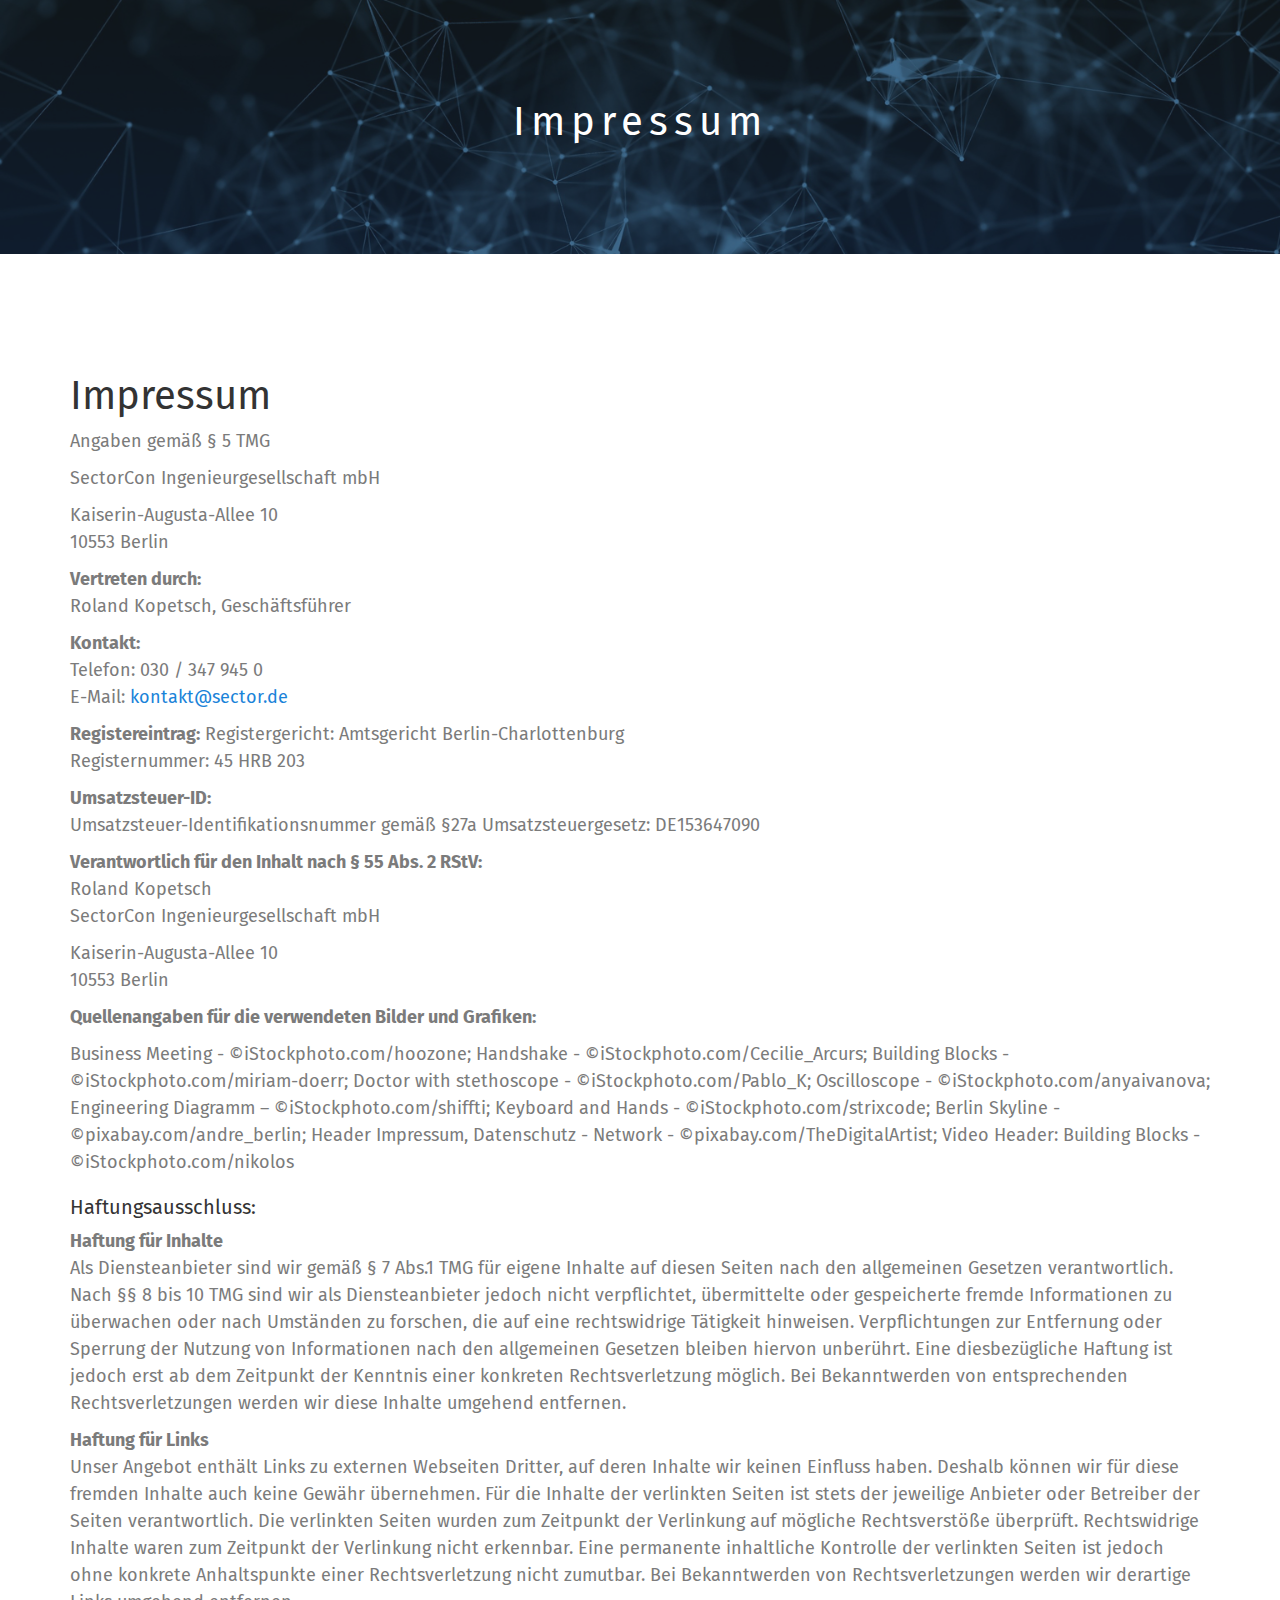
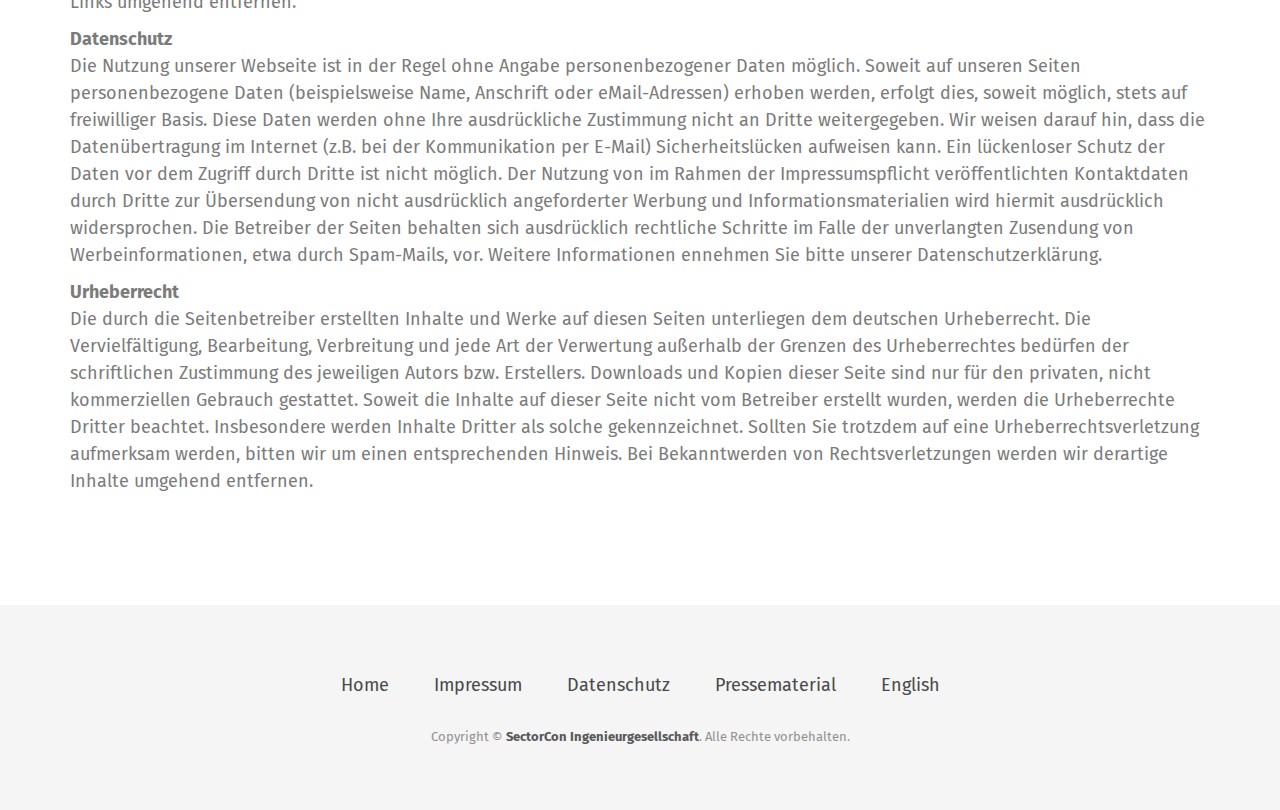
<file: legal/index.html>
<!doctype html><html lang=de><head>
<meta charset=utf-8>
<title>Impressum</title>
<meta name=viewport content="width=device-width,initial-scale=1,maximum-scale=1">
<meta name=description content="Impressum Angaben gemäß § 5 TMG
SectorCon Ingenieurgesellschaft mbH
Kaiserin-Augusta-Allee 10
10553 Berlin
Vertreten durch:
Roland Kopetsch, Geschäftsführer
Kontakt:
Telefon: 030 / 347 945 0
E-Mail: kontakt@sector.de
Registereintrag: Registergericht: Amtsgericht Berlin-Charlottenburg">
<meta name=author content="SectorCon Ingenieurgesellschaft">
<meta name=generator content="Hugo 0.89.2">
<meta property="og:image" content="https://sector.de/images/iStock-975763752.jpg">
<meta name=twitter:image content="https://sector.de/images/iStock-975763752.jpg">
<meta name=twitter:card content="summary_large_image">
<meta property="og:image:width" content="1024">
<meta property="og:image:height" content="683">
<meta property="og:image:type" content="image/jpeg">
<meta name=twitter:title content="Impressum">
<meta name=twitter:description content="Impressum Angaben gemäß § 5 TMG
SectorCon Ingenieurgesellschaft mbH
Kaiserin-Augusta-Allee 10
10553 Berlin
Vertreten durch:
Roland Kopetsch, Geschäftsführer
Kontakt:
Telefon: 030 / 347 945 0
E-Mail: kontakt@sector.de
Registereintrag: Registergericht: Amtsgericht Berlin-Charlottenburg">
<meta property="og:title" content="Impressum">
<meta property="og:title" content="Impressum">
<meta property="og:description" content="Impressum Angaben gemäß § 5 TMG
SectorCon Ingenieurgesellschaft mbH
Kaiserin-Augusta-Allee 10
10553 Berlin
Vertreten durch:
Roland Kopetsch, Geschäftsführer
Kontakt:
Telefon: 030 / 347 945 0
E-Mail: kontakt@sector.de
Registereintrag: Registergericht: Amtsgericht Berlin-Charlottenburg">
<meta property="og:type" content="article">
<meta property="og:url" content="https://sector.de/legal/"><meta property="article:section" content>
<link rel=stylesheet href=/plugins/bootstrap/css/bootstrap.min.css media=screen>
<link rel=stylesheet href=/plugins/ionicons/css/ionicons.min.css>
<link rel=stylesheet href=/plugins/magnific-popup/magnific-popup.min.css>
<link rel=stylesheet href=/plugins/slick/slick.css>
<link rel=stylesheet href=/scss/bundled.min.css media=screen>
<link rel="shortcut icon" href=/images/favicon.png type=image/x-icon>
<link rel=icon href=/images/favicon.png type=image/x-icon>
</head>
<body>
<div class=preloader>
</div>
<section class="page-title bg-2" style=background-image:url(/images/banner2.jpg)>
<div class=container>
<div class=row>
<div class=col-md-12>
<div class=block>
<h1>Impressum</h1>
<p></p>
</div>
</div>
</div>
</div>
</section>
<section class=section>
<div class=container>
<div class=row>
<div class=col-lg-12>
<h1 id=impressum>Impressum</h1>
<p>Angaben gemäß § 5 TMG</p>
<p>SectorCon Ingenieurgesellschaft mbH<br></p>
<p>Kaiserin-Augusta-Allee 10<br>
10553 Berlin<br></p>
<p><strong>Vertreten durch:</strong><br>
Roland Kopetsch, Geschäftsführer<br></p>
<p><strong>Kontakt:</strong><br>
Telefon: 030 / 347 945 0<br>
E-Mail: <a href=mailto:kontakt@sector.de>kontakt@sector.de</a><br></p>
<p><strong>Registereintrag:</strong>
Registergericht: Amtsgericht Berlin-Charlottenburg<br>
Registernummer: 45 HRB 203<br></p>
<p><strong>Umsatzsteuer-ID:</strong><br>
Umsatzsteuer-Identifikationsnummer gemäß §27a Umsatzsteuergesetz: DE153647090<br></p>
<p><strong>Verantwortlich für den Inhalt nach § 55 Abs. 2 RStV:</strong><br>
Roland Kopetsch<br>
SectorCon Ingenieurgesellschaft mbH<br></p>
<p>Kaiserin-Augusta-Allee 10<br>
10553 Berlin<br></p>
<p><strong>Quellenangaben für die verwendeten Bilder und Grafiken:</strong><br></p>
<p>Business Meeting - ©iStockphoto.com/hoozone; Handshake - ©iStockphoto.com/Cecilie_Arcurs; Building Blocks - ©iStockphoto.com/miriam-doerr; Doctor with stethoscope - ©iStockphoto.com/Pablo_K; Oscilloscope - ©iStockphoto.com/anyaivanova; Engineering Diagramm – ©iStockphoto.com/shiffti; Keyboard and Hands - ©iStockphoto.com/strixcode; Berlin Skyline - ©pixabay.com/andre_berlin; Header Impressum, Datenschutz - Network - ©pixabay.com/TheDigitalArtist; Video Header: Building Blocks - ©iStockphoto.com/nikolos</p>
<h3 id=haftungsausschluss>Haftungsausschluss:</h3>
<p><strong>Haftung für Inhalte</strong><br>
Als Diensteanbieter sind wir gemäß § 7 Abs.1 TMG für eigene Inhalte auf diesen Seiten nach den allgemeinen Gesetzen verantwortlich. Nach §§ 8 bis 10 TMG sind wir als Diensteanbieter jedoch nicht verpflichtet, übermittelte oder gespeicherte fremde Informationen zu überwachen oder nach Umständen zu forschen, die auf eine rechtswidrige Tätigkeit hinweisen. Verpflichtungen zur Entfernung oder Sperrung der Nutzung von Informationen nach den allgemeinen Gesetzen bleiben hiervon unberührt. Eine diesbezügliche Haftung ist jedoch erst ab dem Zeitpunkt der Kenntnis einer konkreten Rechtsverletzung möglich. Bei Bekanntwerden von entsprechenden Rechtsverletzungen werden wir diese Inhalte umgehend entfernen.</p>
<p><strong>Haftung für Links</strong><br>
Unser Angebot enthält Links zu externen Webseiten Dritter, auf deren Inhalte wir keinen Einfluss haben. Deshalb können wir für diese fremden Inhalte auch keine Gewähr übernehmen. Für die Inhalte der verlinkten Seiten ist stets der jeweilige Anbieter oder Betreiber der Seiten verantwortlich. Die verlinkten Seiten wurden zum Zeitpunkt der Verlinkung auf mögliche Rechtsverstöße überprüft. Rechtswidrige Inhalte waren zum Zeitpunkt der Verlinkung nicht erkennbar. Eine permanente inhaltliche Kontrolle der verlinkten Seiten ist jedoch ohne konkrete Anhaltspunkte einer Rechtsverletzung nicht zumutbar. Bei Bekanntwerden von Rechtsverletzungen werden wir derartige Links umgehend entfernen.</p>
<p><strong>Datenschutz</strong><br>
Die Nutzung unserer Webseite ist in der Regel ohne Angabe personenbezogener Daten möglich. Soweit auf unseren Seiten personenbezogene Daten (beispielsweise Name, Anschrift oder eMail-Adressen) erhoben werden, erfolgt dies, soweit möglich, stets auf freiwilliger Basis. Diese Daten werden ohne Ihre ausdrückliche Zustimmung nicht an Dritte weitergegeben.
Wir weisen darauf hin, dass die Datenübertragung im Internet (z.B. bei der Kommunikation per E-Mail) Sicherheitslücken aufweisen kann. Ein lückenloser Schutz der Daten vor dem Zugriff durch Dritte ist nicht möglich.
Der Nutzung von im Rahmen der Impressumspflicht veröffentlichten Kontaktdaten durch Dritte zur Übersendung von nicht ausdrücklich angeforderter Werbung und Informationsmaterialien wird hiermit ausdrücklich widersprochen. Die Betreiber der Seiten behalten sich ausdrücklich rechtliche Schritte im Falle der unverlangten Zusendung von Werbeinformationen, etwa durch Spam-Mails, vor.
Weitere Informationen ennehmen Sie bitte unserer Datenschutzerklärung.</p>
<p><strong>Urheberrecht</strong><br>
Die durch die Seitenbetreiber erstellten Inhalte und Werke auf diesen Seiten unterliegen dem deutschen Urheberrecht. Die Vervielfältigung, Bearbeitung, Verbreitung und jede Art der Verwertung außerhalb der Grenzen des Urheberrechtes bedürfen der schriftlichen Zustimmung des jeweiligen Autors bzw. Erstellers. Downloads und Kopien dieser Seite sind nur für den privaten, nicht kommerziellen Gebrauch gestattet. Soweit die Inhalte auf dieser Seite nicht vom Betreiber erstellt wurden, werden die Urheberrechte Dritter beachtet. Insbesondere werden Inhalte Dritter als solche gekennzeichnet. Sollten Sie trotzdem auf eine Urheberrechtsverletzung aufmerksam werden, bitten wir um einen entsprechenden Hinweis. Bei Bekanntwerden von Rechtsverletzungen werden wir derartige Inhalte umgehend entfernen.</p>
</div>
</div>
</div>
</section>
<footer class=footer>
<div class=container>
<div class=row>
<div class=col-md-12>
<div class=footer-menu>
<ul>
<li><a href=/.>Home</a></li>
<li><a href=/legal>Impressum</a></li>
<li><a href=/privacy>Datenschutz</a></li>
<li><a href=/press>Pressematerial</a></li>
<li><a href=https://sector.de/en/legal/>English</a></li>
</ul>
</div>
<p class=copyright>Copyright © <a href=https://sector.de>SectorCon Ingenieurgesellschaft</a>. Alle Rechte vorbehalten.</p>
</div>
</div>
</div>
</footer>
<script src=/plugins/jquery/jquery.min.js></script>
<script src=/plugins/bootstrap/js/bootstrap.min.js></script>
<script src=/plugins/slick/slick.min.js></script>
<script src=/plugins/magnific-popup/magnific-popup.min.js></script>
<script src=/plugins/shuffle/shuffle.min.js></script>
<script src=/plugins/google-map/gmap.js defer></script>
<script src=/js/bundled.min.js></script>
</body>
</html>
</file>
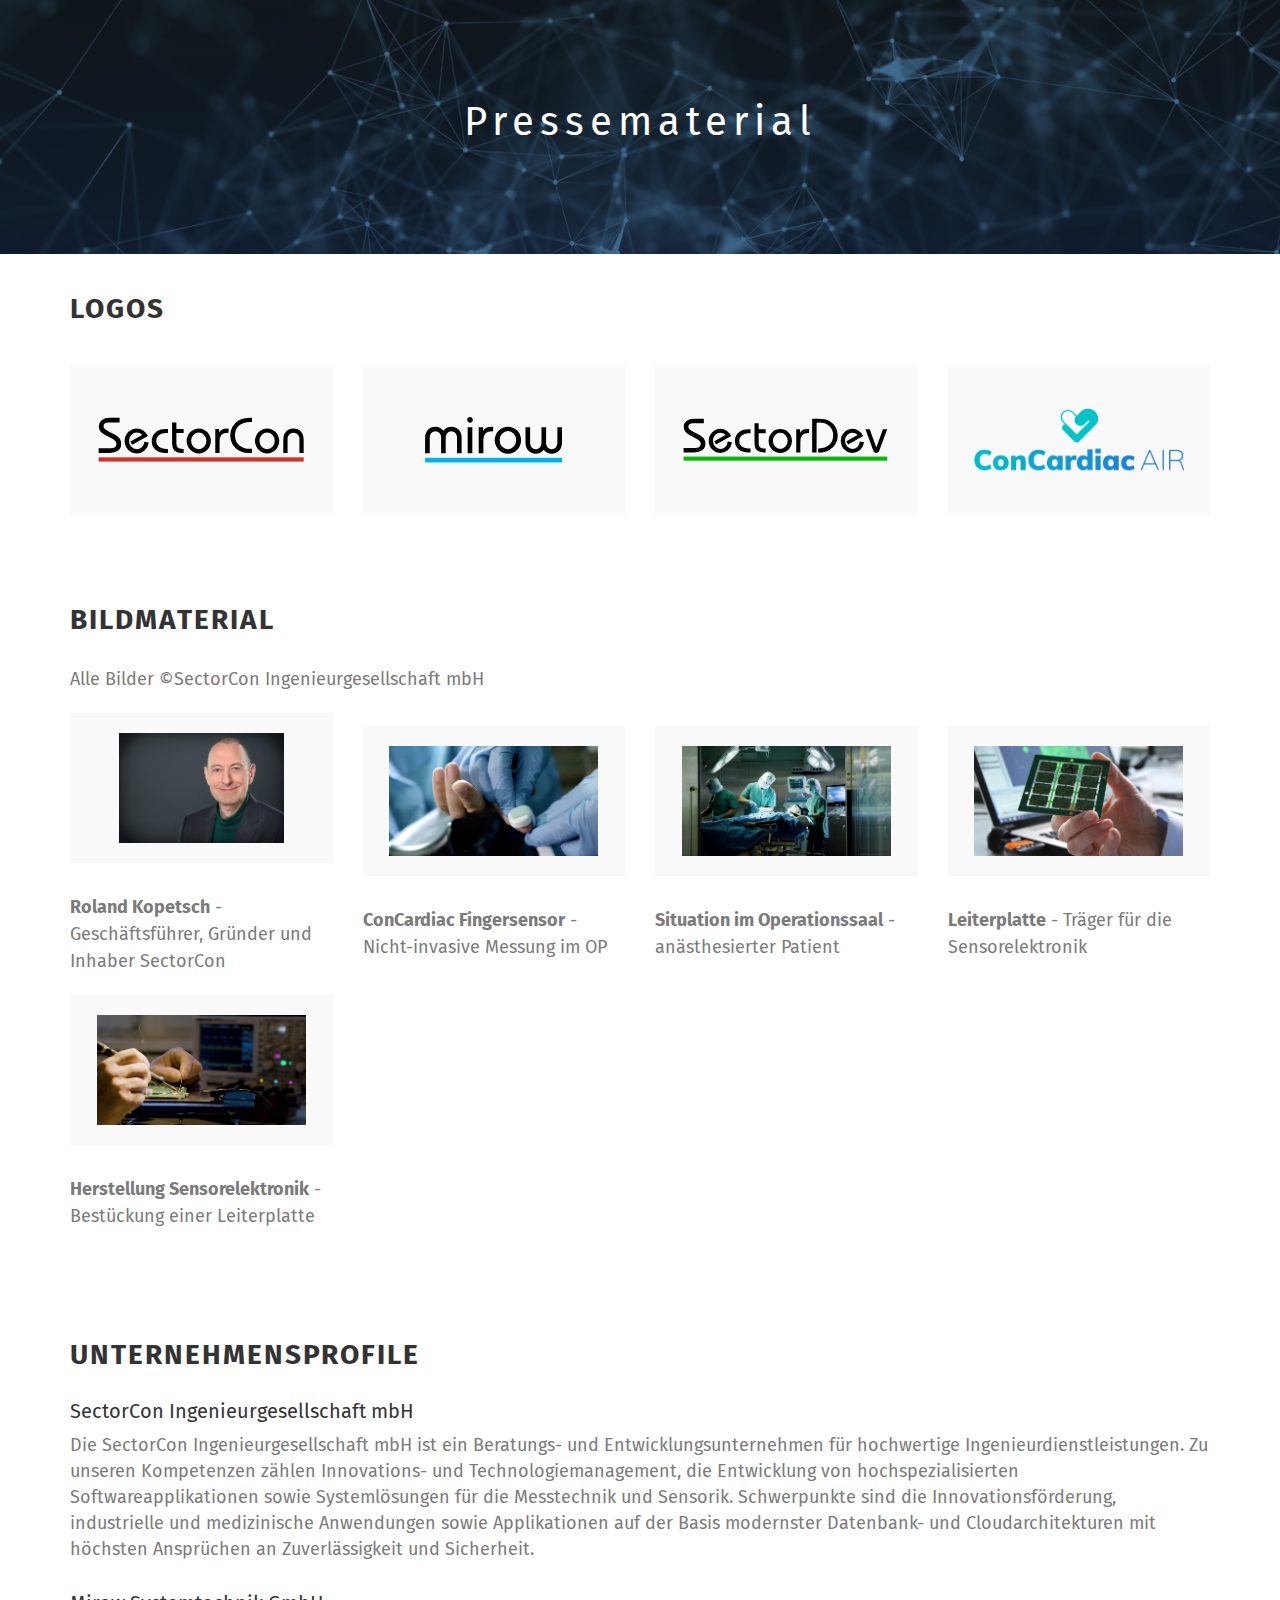
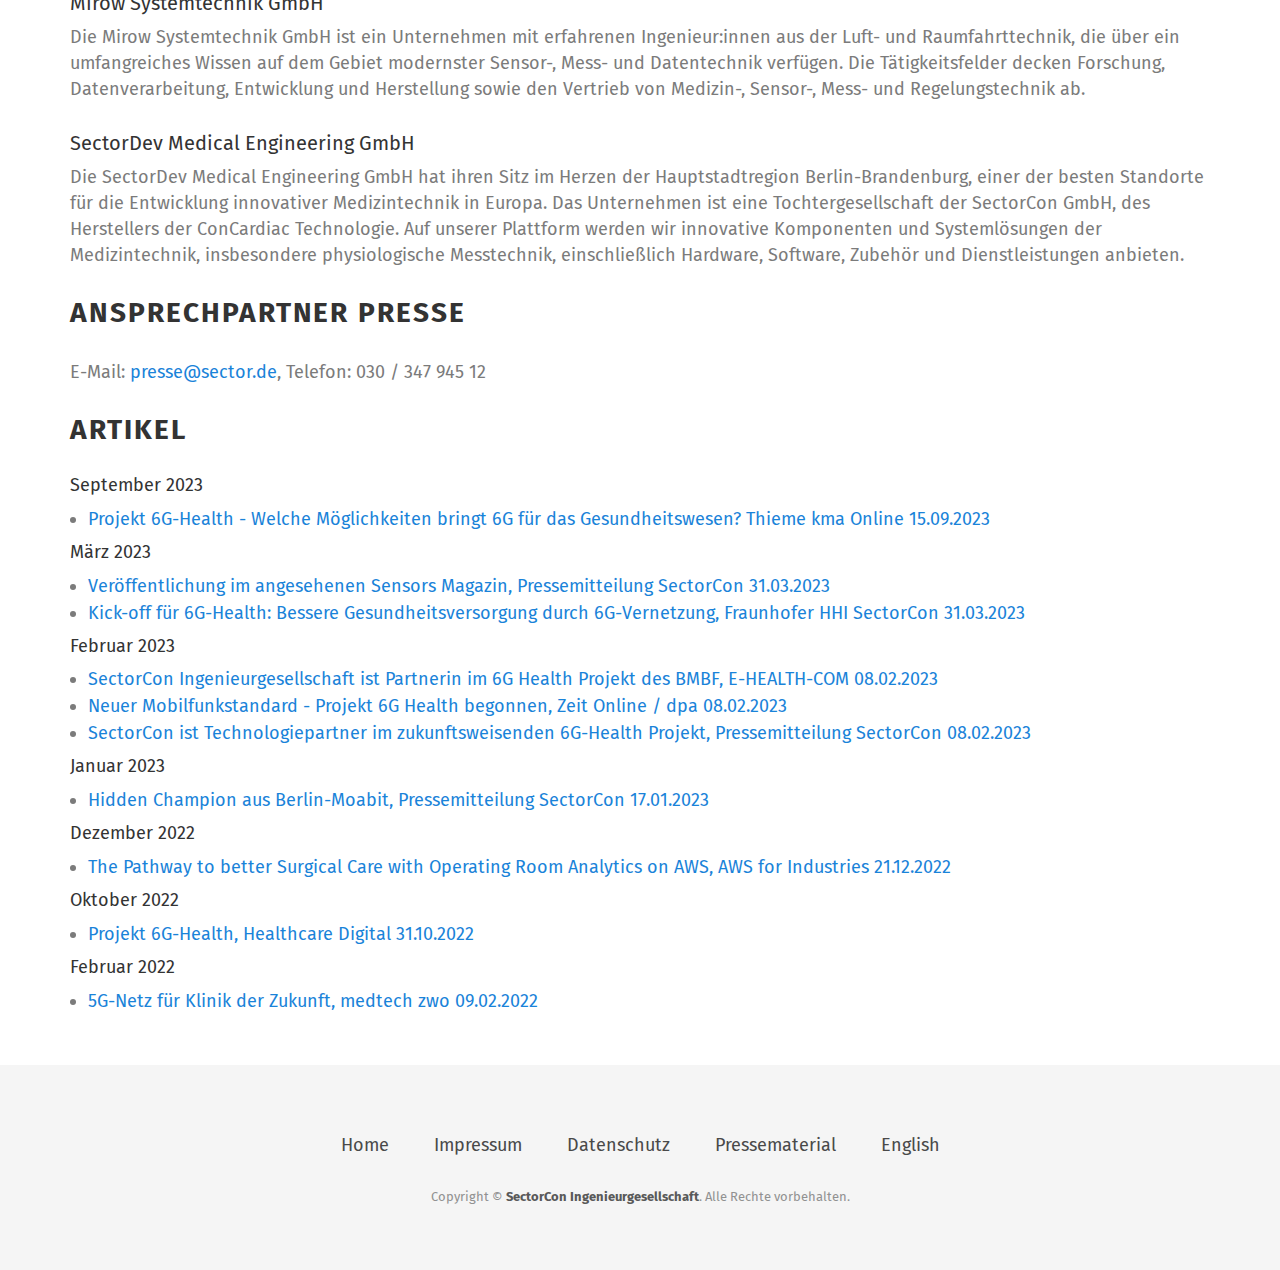
<file: press/index.html>
<!doctype html><html lang=de><head>
<meta charset=utf-8>
<title>Pressematerial</title>
<meta name=viewport content="width=device-width,initial-scale=1,maximum-scale=1">
<meta name=description content="Unternehmensprofile SectorCon Ingenieurgesellschaft mbH Die SectorCon Ingenieurgesellschaft mbH ist ein Beratungs- und Entwicklungsunternehmen für hochwertige Ingenieurdienstleistungen. Zu unseren Kompetenzen zählen Innovations- und Technologiemanagement, die Entwicklung von hochspezialisierten Softwareapplikationen sowie Systemlösungen für die Messtechnik und Sensorik.">
<meta name=author content="SectorCon Ingenieurgesellschaft">
<meta name=generator content="Hugo 0.89.2">
<meta property="og:image" content="https://sector.de/images/iStock-975763752.jpg">
<meta name=twitter:image content="https://sector.de/images/iStock-975763752.jpg">
<meta name=twitter:card content="summary_large_image">
<meta property="og:image:width" content="1024">
<meta property="og:image:height" content="683">
<meta property="og:image:type" content="image/jpeg">
<meta name=twitter:title content="Pressematerial">
<meta name=twitter:description content="Unternehmensprofile SectorCon Ingenieurgesellschaft mbH Die SectorCon Ingenieurgesellschaft mbH ist ein Beratungs- und Entwicklungsunternehmen für hochwertige Ingenieurdienstleistungen. Zu unseren Kompetenzen zählen Innovations- und Technologiemanagement, die Entwicklung von hochspezialisierten Softwareapplikationen sowie Systemlösungen für die Messtechnik und Sensorik.">
<meta property="og:title" content="Pressematerial">
<meta property="og:title" content="Pressematerial">
<meta property="og:description" content="Unternehmensprofile SectorCon Ingenieurgesellschaft mbH Die SectorCon Ingenieurgesellschaft mbH ist ein Beratungs- und Entwicklungsunternehmen für hochwertige Ingenieurdienstleistungen. Zu unseren Kompetenzen zählen Innovations- und Technologiemanagement, die Entwicklung von hochspezialisierten Softwareapplikationen sowie Systemlösungen für die Messtechnik und Sensorik.">
<meta property="og:type" content="article">
<meta property="og:url" content="https://sector.de/press/"><meta property="article:section" content>
<link rel=stylesheet href=/plugins/bootstrap/css/bootstrap.min.css media=screen>
<link rel=stylesheet href=/plugins/ionicons/css/ionicons.min.css>
<link rel=stylesheet href=/plugins/magnific-popup/magnific-popup.min.css>
<link rel=stylesheet href=/plugins/slick/slick.css>
<link rel=stylesheet href=/scss/bundled.min.css media=screen>
<link rel="shortcut icon" href=/images/favicon.png type=image/x-icon>
<link rel=icon href=/images/favicon.png type=image/x-icon>
</head>
<body>
<div class=preloader>
</div>
<section class="page-title bg-2" style=background-image:url(/images/banner2.jpg)>
<div class=container>
<div class=row>
<div class=col-md-12>
<div class=block>
<h1>Pressematerial</h1>
<p></p>
</div>
</div>
</div>
</div>
</section>
<section class=partnerfooter-container style="background-image:url('/')">
<div class=container>
<div class="row vcenter">
<div class="col-md-12 col-sm-12">
<div class=block>
<h2>Logos</h2>
</div>
</div>
</div>
<div class="row vcenter">
<div class="col-sm-3 col-md-3">
<div class="partnerpage-item bg-gray vcenter">
<a href=../images/logos/sectorcon.svg target=_blank>
<img src=/images/logos/sectorcon.svg class="img-responsive img-partnerfooter" alt>
</a>
</div>
</div>
<div class="col-sm-3 col-md-3">
<div class="partnerpage-item bg-gray vcenter">
<a href=../images/logos/mirow.svg target=_blank>
<img src=/images/logos/mirow.svg class="img-responsive img-partnerfooter" alt>
</a>
</div>
</div>
<div class="col-sm-3 col-md-3">
<div class="partnerpage-item bg-gray vcenter">
<a href=../images/logos/sectordev.svg target=_blank>
<img src=/images/logos/sectordev.svg class="img-responsive img-partnerfooter" alt>
</a>
</div>
</div>
<div class="col-sm-3 col-md-3">
<div class="partnerpage-item bg-gray vcenter">
<a href=../images/logos/concardiac-air-logo-header.png target=_blank>
<img src=/images/logos/concardiac-air-logo-header.png class="img-responsive img-partnerfooter" alt>
</a>
</div>
</div>
</div><div class="row vcenter">
</div>
</div>
</section>
<section class=partnerfooter-container style="background-image:url('/')">
<div class=container>
<div class="row vcenter">
<div class="col-md-12 col-sm-12">
<div class=block>
<h2>Bildmaterial</h2>
<p>Alle Bilder ©SectorCon Ingenieurgesellschaft mbH</p>
</div>
</div>
</div>
<div class="row vcenter force-left">
<div class="col-sm-3 col-md-3">
<div class="partnerpage-item bg-gray vcenter">
<a href=../images/press/Roland_Kopetsch.jpg target=_blank>
<img src=/images/press/Roland_Kopetsch-small.jpg class=img-partnerfooter alt>
</a>
</div>
</br>
<p><strong>Roland Kopetsch</strong> - Geschäftsführer, Gründer und Inhaber SectorCon</p>
</div>
<div class="col-sm-3 col-md-3">
<div class="partnerpage-item bg-gray vcenter">
<a href=../images/press/ConCardiac_Fingersensor.jpg target=_blank>
<img src=/images/press/ConCardiac_Fingersensor-small.jpg class=img-partnerfooter alt>
</a>
</div>
</br>
<p><strong>ConCardiac Fingersensor</strong> - Nicht-invasive Messung im OP</p>
</div>
<div class="col-sm-3 col-md-3">
<div class="partnerpage-item bg-gray vcenter">
<a href=../images/press/OP_Situation.jpg target=_blank>
<img src=/images/press/OP_Situation-small.jpg class=img-partnerfooter alt>
</a>
</div>
</br>
<p><strong>Situation im Operationssaal</strong> - anästhesierter Patient</p>
</div>
<div class="col-sm-3 col-md-3">
<div class="partnerpage-item bg-gray vcenter">
<a href=../images/press/Leiterplatte%20Sensorelektonik.jpg target=_blank>
<img src=/images/press/Leiterplatte%20Sensorelektonik-small.jpg class=img-partnerfooter alt>
</a>
</div>
</br>
<p><strong>Leiterplatte</strong> - Träger für die Sensorelektronik</p>
</div>
</div><div class="row vcenter force-left">
<div class="col-sm-3 col-md-3">
<div class="partnerpage-item bg-gray vcenter">
<a href=../images/press/Herstellung_Elektronik.jpg target=_blank>
<img src=/images/press/Herstellung_Elektronik-small.jpg class=img-partnerfooter alt>
</a>
</div>
</br>
<p><strong>Herstellung Sensorelektronik</strong> - Bestückung einer Leiterplatte</p>
</div>
</div>
</div>
</section>
<section class=partnerfooter-container>
<div class=container>
<div class=row>
<div class=col-md-12>
<div class="post post-single">
<div class="post-content post-excerpt">
<h2 id=unternehmensprofile>Unternehmensprofile</h2>
<h3 id=sectorcon-ingenieurgesellschaft-mbh>SectorCon Ingenieurgesellschaft mbH</h3>
<p>Die SectorCon Ingenieurgesellschaft mbH ist ein Beratungs- und Entwicklungsunternehmen für hochwertige Ingenieurdienstleistungen. Zu unseren Kompetenzen zählen Innovations- und Technologiemanagement, die Entwicklung von hochspezialisierten Softwareapplikationen sowie Systemlösungen für die Messtechnik und Sensorik. Schwerpunkte sind die Innovationsförderung, industrielle und medizinische Anwendungen sowie Applikationen auf der Basis modernster Datenbank- und Cloudarchitekturen mit höchsten Ansprüchen an Zuverlässigkeit und Sicherheit.</p>
<h3 id=mirow-systemtechnik-gmbh>Mirow Systemtechnik GmbH</h3>
<p>Die Mirow Systemtechnik GmbH ist ein Unternehmen mit erfahrenen Ingenieur:innen aus der Luft- und Raumfahrttechnik, die über ein umfangreiches Wissen auf dem Gebiet modernster Sensor-, Mess- und Datentechnik verfügen. Die Tätigkeitsfelder decken Forschung, Datenverarbeitung, Entwicklung und Herstellung sowie den Vertrieb von Medizin-, Sensor-, Mess- und Regelungstechnik ab.</p>
<h3 id=sectordev-medical-engineering-gmbh>SectorDev Medical Engineering GmbH</h3>
<p>Die SectorDev Medical Engineering GmbH hat ihren Sitz im Herzen der Hauptstadtregion Berlin-Brandenburg, einer der besten Standorte für die Entwicklung innovativer Medizintechnik in Europa. Das Unternehmen ist eine Tochtergesellschaft der SectorCon GmbH, des Herstellers der ConCardiac Technologie. Auf unserer Plattform werden wir innovative Komponenten und Systemlösungen der Medizintechnik, insbesondere physiologische Messtechnik, einschließlich Hardware, Software, Zubehör und Dienstleistungen anbieten.</p>
<h2 id=ansprechpartner-presse>Ansprechpartner Presse</h2>
<p>E-Mail: <a href=mailto:presse@sector.de>presse@sector.de</a>, Telefon: 030 / 347 945 12</p>
</div>
</div>
</div>
</div>
<div class=row id=articles>
<div class=col-md-12>
<div class="post post-single">
<h2>Artikel</h2>
<h4>September 2023</h4>
<ul>
<li>
<a href=https://www.kma-online.de/aktuelles/it-digital-health/detail/welche-moeglichkeiten-bringt-6g-fuer-das-gesundheitswesen-50626 target=_blank>Projekt 6G-Health - Welche Möglichkeiten bringt 6G für das Gesundheitswesen? Thieme kma Online 15.09.2023</a>
</li>
</ul>
<h4>März 2023</h4>
<ul>
<li>
<a href=../pdf/2023-03-31_Pressemitteilung_SectorCon.pdf target=_blank>Veröffentlichung im angesehenen Sensors Magazin, Pressemitteilung SectorCon 31.03.2023</a>
</li>
<li>
<a href=https://www.hhi.fraunhofer.de/news/nachrichten/2023/kick-off-fuer-6g-health-bessere-gesundheitsversorgung-durch-6g-vernetzung.html target=_blank>Kick-off für 6G-Health: Bessere Gesundheitsversorgung durch 6G-Vernetzung, Fraunhofer HHI SectorCon 31.03.2023</a>
</li>
</ul>
<h4>Februar 2023</h4>
<ul>
<li>
<a href=https://e-health-com.de/details-news/sectorcon-ingenieurgesellschaft-ist-partnerin-im-6g-health-projekt-des-bmbf/ target=_blank>SectorCon Ingenieurgesellschaft ist Partnerin im 6G Health Projekt des BMBF, E-HEALTH-COM 08.02.2023</a>
</li>
<li>
<a href=https://www.zeit.de/news/2023-02/08/neuer-mobilfunkstandard-projekt-6g-health-begonnen target=_blank>Neuer Mobilfunkstandard - Projekt 6G Health begonnen, Zeit Online / dpa 08.02.2023</a>
</li>
<li>
<a href=../pdf/2023-02-08_Pressemitteilung_SectorCon.pdf target=_blank>SectorCon ist Technologiepartner im zukunftsweisenden 6G-Health Projekt, Pressemitteilung SectorCon 08.02.2023</a>
</li>
</ul>
<h4>Januar 2023</h4>
<ul>
<li>
<a href=../pdf/2023-01-17_Pressemitteilung_SectorCon.pdf target=_blank>Hidden Champion aus Berlin-Moabit, Pressemitteilung SectorCon 17.01.2023</a>
</li>
</ul>
<h4>Dezember 2022</h4>
<ul>
<li>
<a href=https://aws.amazon.com/de/blogs/industries/the-pathway-to-better-surgical-care-with-operating-room-analytics-on-aws/ target=_blank>The Pathway to better Surgical Care with Operating Room Analytics on AWS, AWS for Industries 21.12.2022</a>
</li>
</ul>
<h4>Oktober 2022</h4>
<ul>
<li>
<a href=https://www.healthcare-digital.de/projekt-6g-health-a-23431c257881c79796f0471e70622d96/ target=_blank>Projekt 6G-Health, Healthcare Digital 31.10.2022</a>
</li>
</ul>
<h4>Februar 2022</h4>
<ul>
<li>
<a href=https://medtech-zwo.de/aktuelles/nachrichten/nachrichten/5g-netz-fuer-klinik-der-zukunft.html target=_blank>5G-Netz für Klinik der Zukunft, medtech zwo 09.02.2022</a>
</li>
</ul>
</div>
</div>
</div>
</div>
</section>
<footer class=footer>
<div class=container>
<div class=row>
<div class=col-md-12>
<div class=footer-menu>
<ul>
<li><a href=/.>Home</a></li>
<li><a href=/legal>Impressum</a></li>
<li><a href=/privacy>Datenschutz</a></li>
<li><a href=/press>Pressematerial</a></li>
<li><a href=https://sector.de/en/press/>English</a></li>
</ul>
</div>
<p class=copyright>Copyright © <a href=https://sector.de>SectorCon Ingenieurgesellschaft</a>. Alle Rechte vorbehalten.</p>
</div>
</div>
</div>
</footer>
<script src=/plugins/jquery/jquery.min.js></script>
<script src=/plugins/bootstrap/js/bootstrap.min.js></script>
<script src=/plugins/slick/slick.min.js></script>
<script src=/plugins/magnific-popup/magnific-popup.min.js></script>
<script src=/plugins/shuffle/shuffle.min.js></script>
<script src=/plugins/google-map/gmap.js defer></script>
<script src=/js/bundled.min.js></script>
</body>
</html>
</file>
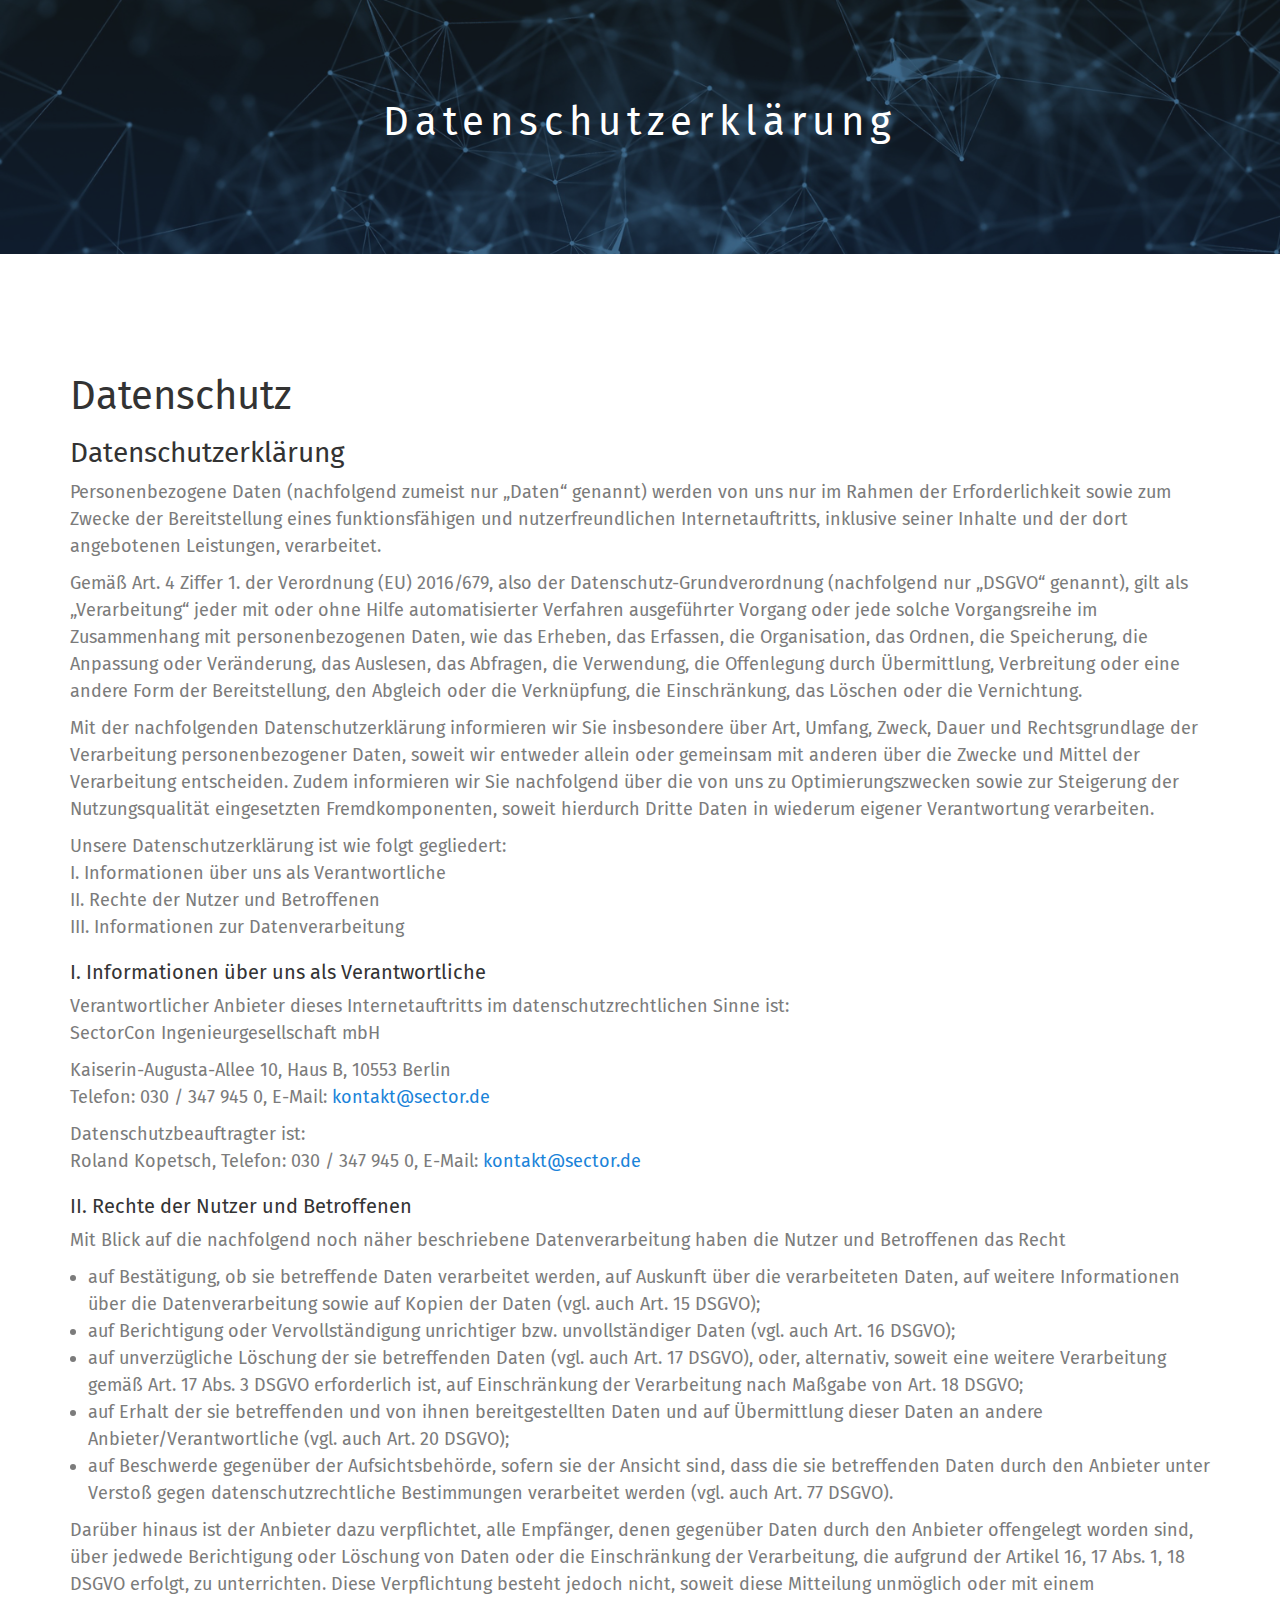
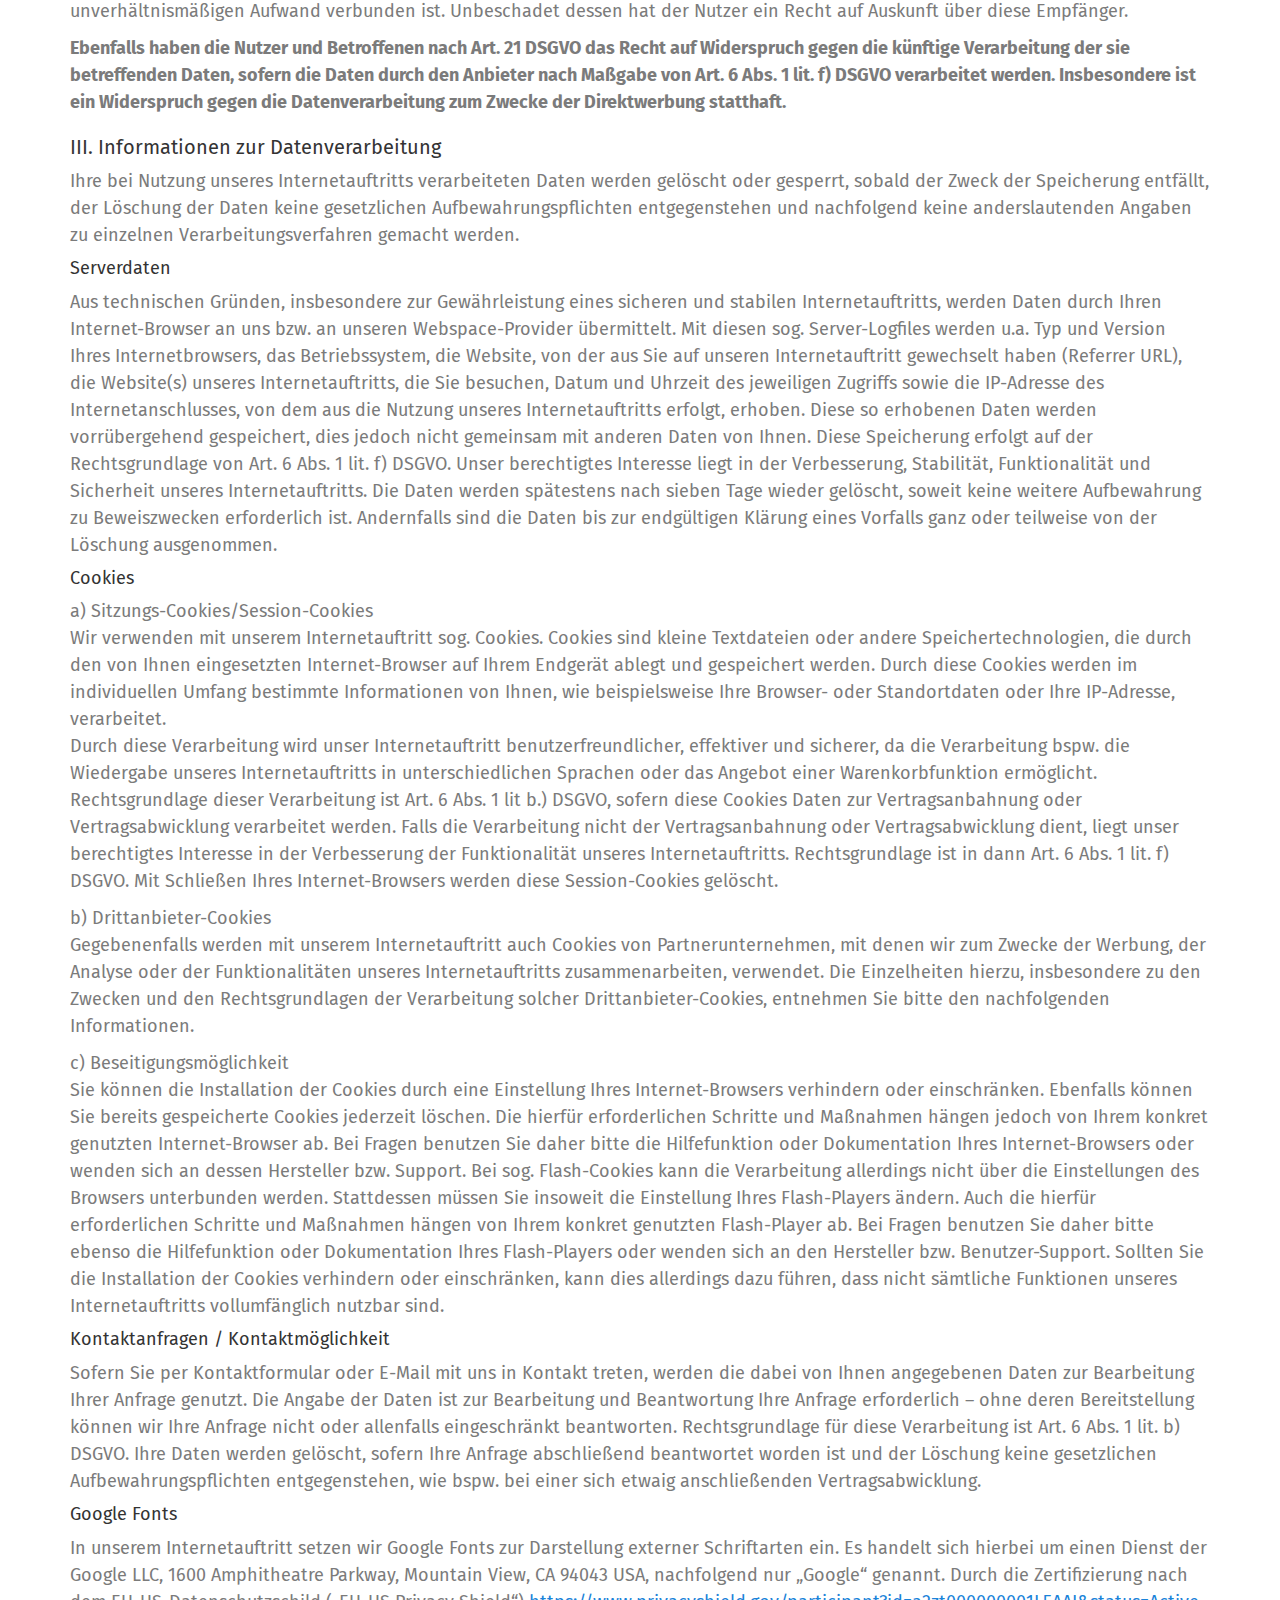
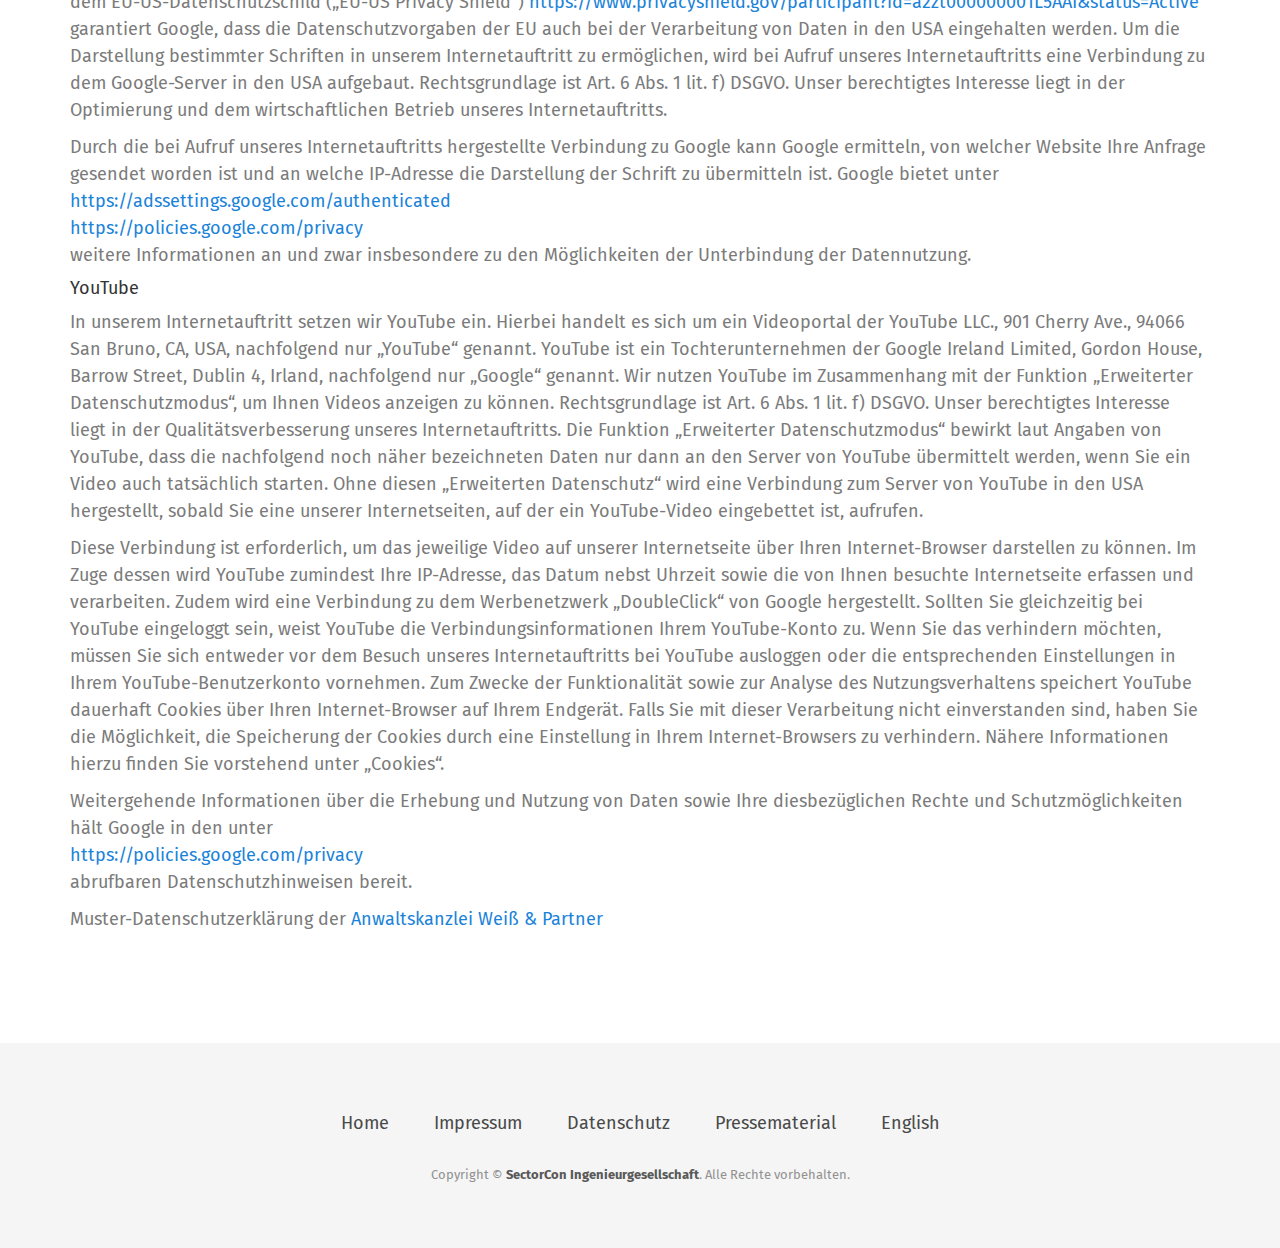
<file: privacy/index.html>
<!doctype html><html lang=de><head>
<meta charset=utf-8>
<title>Datenschutzerklärung</title>
<meta name=viewport content="width=device-width,initial-scale=1,maximum-scale=1">
<meta name=description content="Datenschutz Datenschutzerklärung Personenbezogene Daten (nachfolgend zumeist nur „Daten“ genannt) werden von uns nur im Rahmen der Erforderlichkeit sowie zum Zwecke der Bereitstellung eines funktionsfähigen und nutzerfreundlichen Internetauftritts, inklusive seiner Inhalte und der dort angebotenen Leistungen, verarbeitet.">
<meta name=author content="SectorCon Ingenieurgesellschaft">
<meta name=generator content="Hugo 0.89.2">
<meta property="og:image" content="https://sector.de/images/iStock-975763752.jpg">
<meta name=twitter:image content="https://sector.de/images/iStock-975763752.jpg">
<meta name=twitter:card content="summary_large_image">
<meta property="og:image:width" content="1024">
<meta property="og:image:height" content="683">
<meta property="og:image:type" content="image/jpeg">
<meta name=twitter:title content="Datenschutzerklärung">
<meta name=twitter:description content="Datenschutz Datenschutzerklärung Personenbezogene Daten (nachfolgend zumeist nur „Daten“ genannt) werden von uns nur im Rahmen der Erforderlichkeit sowie zum Zwecke der Bereitstellung eines funktionsfähigen und nutzerfreundlichen Internetauftritts, inklusive seiner Inhalte und der dort angebotenen Leistungen, verarbeitet.">
<meta property="og:title" content="Datenschutzerklärung">
<meta property="og:title" content="Datenschutzerklärung">
<meta property="og:description" content="Datenschutz Datenschutzerklärung Personenbezogene Daten (nachfolgend zumeist nur „Daten“ genannt) werden von uns nur im Rahmen der Erforderlichkeit sowie zum Zwecke der Bereitstellung eines funktionsfähigen und nutzerfreundlichen Internetauftritts, inklusive seiner Inhalte und der dort angebotenen Leistungen, verarbeitet.">
<meta property="og:type" content="article">
<meta property="og:url" content="https://sector.de/privacy/"><meta property="article:section" content>
<link rel=stylesheet href=/plugins/bootstrap/css/bootstrap.min.css media=screen>
<link rel=stylesheet href=/plugins/ionicons/css/ionicons.min.css>
<link rel=stylesheet href=/plugins/magnific-popup/magnific-popup.min.css>
<link rel=stylesheet href=/plugins/slick/slick.css>
<link rel=stylesheet href=/scss/bundled.min.css media=screen>
<link rel="shortcut icon" href=/images/favicon.png type=image/x-icon>
<link rel=icon href=/images/favicon.png type=image/x-icon>
</head>
<body>
<div class=preloader>
</div>
<section class="page-title bg-2" style=background-image:url(/images/banner2.jpg)>
<div class=container>
<div class=row>
<div class=col-md-12>
<div class=block>
<h1>Datenschutzerklärung</h1>
<p></p>
</div>
</div>
</div>
</div>
</section>
<section class=section>
<div class=container>
<div class=row>
<div class=col-lg-12>
<h1 id=datenschutz>Datenschutz</h1>
<h2 id=datenschutzerklärung>Datenschutzerklärung</h2>
<p>Personenbezogene Daten (nachfolgend zumeist nur „Daten“ genannt) werden von uns nur im Rahmen der Erforderlichkeit sowie zum Zwecke der Bereitstellung eines funktionsfähigen und nutzerfreundlichen Internetauftritts, inklusive seiner Inhalte und der dort angebotenen Leistungen, verarbeitet.</p>
<p>Gemäß Art. 4 Ziffer 1. der Verordnung (EU) 2016/679, also der Datenschutz-Grundverordnung (nachfolgend nur „DSGVO“ genannt), gilt als „Verarbeitung“ jeder mit oder ohne Hilfe automatisierter Verfahren ausgeführter Vorgang oder jede solche Vorgangsreihe im Zusammenhang mit personenbezogenen Daten, wie das Erheben, das Erfassen, die Organisation, das Ordnen, die Speicherung, die Anpassung oder Veränderung, das Auslesen, das Abfragen, die Verwendung, die Offenlegung durch Übermittlung, Verbreitung oder eine andere Form der Bereitstellung, den Abgleich oder die Verknüpfung, die Einschränkung, das Löschen oder die Vernichtung.</p>
<p>Mit der nachfolgenden Datenschutzerklärung informieren wir Sie insbesondere über Art, Umfang, Zweck, Dauer und Rechtsgrundlage der Verarbeitung personenbezogener Daten, soweit wir entweder allein oder gemeinsam mit anderen über die Zwecke und Mittel der Verarbeitung entscheiden. Zudem informieren wir Sie nachfolgend über die von uns zu Optimierungszwecken sowie zur Steigerung der Nutzungsqualität eingesetzten Fremdkomponenten, soweit hierdurch Dritte Daten in wiederum eigener Verantwortung verarbeiten.</p>
<p>Unsere Datenschutzerklärung ist wie folgt gegliedert:<br>
I. Informationen über uns als Verantwortliche<br>
II. Rechte der Nutzer und Betroffenen<br>
III. Informationen zur Datenverarbeitung</p>
<h3 id=i-informationen-über-uns-als-verantwortliche>I. Informationen über uns als Verantwortliche</h3>
<p>Verantwortlicher Anbieter dieses Internetauftritts im datenschutzrechtlichen Sinne ist:<br>
SectorCon Ingenieurgesellschaft mbH<br></p>
<p>Kaiserin-Augusta-Allee 10, Haus B, 10553 Berlin<br>
Telefon: 030 / 347 945 0, E-Mail: <a href=mailto:kontakt@sector.de>kontakt@sector.de</a><br></p>
<p>Datenschutzbeauftragter ist:<br>
Roland Kopetsch, Telefon: 030 / 347 945 0, E-Mail: <a href=mailto:kontakt@sector.de>kontakt@sector.de</a><br></p>
<h3 id=ii-rechte-der-nutzer-und-betroffenen>II. Rechte der Nutzer und Betroffenen</h3>
<p>Mit Blick auf die nachfolgend noch näher beschriebene Datenverarbeitung haben die Nutzer und Betroffenen das Recht</p>
<ul>
<li>auf Bestätigung, ob sie betreffende Daten verarbeitet werden, auf Auskunft über die verarbeiteten Daten, auf weitere Informationen über die Datenverarbeitung sowie auf Kopien der Daten (vgl. auch Art. 15 DSGVO);</li>
<li>auf Berichtigung oder Vervollständigung unrichtiger bzw. unvollständiger Daten (vgl. auch Art. 16 DSGVO);</li>
<li>auf unverzügliche Löschung der sie betreffenden Daten (vgl. auch Art. 17 DSGVO), oder, alternativ, soweit eine weitere Verarbeitung gemäß Art. 17 Abs. 3 DSGVO erforderlich ist, auf Einschränkung der Verarbeitung nach Maßgabe von Art. 18 DSGVO;</li>
<li>auf Erhalt der sie betreffenden und von ihnen bereitgestellten Daten und auf Übermittlung dieser Daten an andere Anbieter/Verantwortliche (vgl. auch Art. 20 DSGVO);</li>
<li>auf Beschwerde gegenüber der Aufsichtsbehörde, sofern sie der Ansicht sind, dass die sie betreffenden Daten durch den Anbieter unter Verstoß gegen datenschutzrechtliche Bestimmungen verarbeitet werden (vgl. auch Art. 77 DSGVO).</li>
</ul>
<p>Darüber hinaus ist der Anbieter dazu verpflichtet, alle Empfänger, denen gegenüber Daten durch den Anbieter offengelegt worden sind, über jedwede Berichtigung oder Löschung von Daten oder die Einschränkung der Verarbeitung, die aufgrund der Artikel 16, 17 Abs. 1, 18 DSGVO erfolgt, zu unterrichten. Diese Verpflichtung besteht jedoch nicht, soweit diese Mitteilung unmöglich oder mit einem unverhältnismäßigen Aufwand verbunden ist. Unbeschadet dessen hat der Nutzer ein Recht auf Auskunft über diese Empfänger.</p>
<p><strong>Ebenfalls haben die Nutzer und Betroffenen nach Art. 21 DSGVO das Recht auf Widerspruch gegen die künftige Verarbeitung der sie betreffenden Daten, sofern die Daten durch den Anbieter nach Maßgabe von Art. 6 Abs. 1 lit. f) DSGVO verarbeitet werden. Insbesondere ist ein Widerspruch gegen die Datenverarbeitung zum Zwecke der Direktwerbung statthaft.</strong></p>
<h3 id=iii-informationen-zur-datenverarbeitung>III. Informationen zur Datenverarbeitung</h3>
<p>Ihre bei Nutzung unseres Internetauftritts verarbeiteten Daten werden gelöscht oder gesperrt, sobald der Zweck der Speicherung entfällt, der Löschung der Daten keine gesetzlichen Aufbewahrungspflichten entgegenstehen und nachfolgend keine anderslautenden Angaben zu einzelnen Verarbeitungsverfahren gemacht werden.</p>
<h4 id=serverdaten>Serverdaten</h4>
<p>Aus technischen Gründen, insbesondere zur Gewährleistung eines sicheren und stabilen Internetauftritts, werden Daten durch Ihren Internet-Browser an uns bzw. an unseren Webspace-Provider übermittelt. Mit diesen sog. Server-Logfiles werden u.a. Typ und Version Ihres Internetbrowsers, das Betriebssystem, die Website, von der aus Sie auf unseren Internetauftritt gewechselt haben (Referrer URL), die Website(s) unseres Internetauftritts, die Sie besuchen, Datum und Uhrzeit des jeweiligen Zugriffs sowie die IP-Adresse des Internetanschlusses, von dem aus die Nutzung unseres Internetauftritts erfolgt, erhoben.
Diese so erhobenen Daten werden vorrübergehend gespeichert, dies jedoch nicht gemeinsam mit anderen Daten von Ihnen.
Diese Speicherung erfolgt auf der Rechtsgrundlage von Art. 6 Abs. 1 lit. f) DSGVO. Unser berechtigtes Interesse liegt in der Verbesserung, Stabilität, Funktionalität und Sicherheit unseres Internetauftritts.
Die Daten werden spätestens nach sieben Tage wieder gelöscht, soweit keine weitere Aufbewahrung zu Beweiszwecken erforderlich ist. Andernfalls sind die Daten bis zur endgültigen Klärung eines Vorfalls ganz oder teilweise von der Löschung ausgenommen.</p>
<h4 id=cookies>Cookies</h4>
<p>a) Sitzungs-Cookies/Session-Cookies<br>
Wir verwenden mit unserem Internetauftritt sog. Cookies. Cookies sind kleine Textdateien oder andere Speichertechnologien, die durch den von Ihnen eingesetzten Internet-Browser auf Ihrem Endgerät ablegt und gespeichert werden. Durch diese Cookies werden im individuellen Umfang bestimmte Informationen von Ihnen, wie beispielsweise Ihre Browser- oder Standortdaten oder Ihre IP-Adresse, verarbeitet.<br>
Durch diese Verarbeitung wird unser Internetauftritt benutzerfreundlicher, effektiver und sicherer, da die Verarbeitung bspw. die Wiedergabe unseres Internetauftritts in unterschiedlichen Sprachen oder das Angebot einer Warenkorbfunktion ermöglicht.
Rechtsgrundlage dieser Verarbeitung ist Art. 6 Abs. 1 lit b.) DSGVO, sofern diese Cookies Daten zur Vertragsanbahnung oder Vertragsabwicklung verarbeitet werden.
Falls die Verarbeitung nicht der Vertragsanbahnung oder Vertragsabwicklung dient, liegt unser berechtigtes Interesse in der Verbesserung der Funktionalität unseres Internetauftritts. Rechtsgrundlage ist in dann Art. 6 Abs. 1 lit. f) DSGVO.
Mit Schließen Ihres Internet-Browsers werden diese Session-Cookies gelöscht.</p>
<p>b) Drittanbieter-Cookies<br>
Gegebenenfalls werden mit unserem Internetauftritt auch Cookies von Partnerunternehmen, mit denen wir zum Zwecke der Werbung, der Analyse oder der Funktionalitäten unseres Internetauftritts zusammenarbeiten, verwendet.
Die Einzelheiten hierzu, insbesondere zu den Zwecken und den Rechtsgrundlagen der Verarbeitung solcher Drittanbieter-Cookies, entnehmen Sie bitte den nachfolgenden Informationen.</p>
<p>c) Beseitigungsmöglichkeit<br>
Sie können die Installation der Cookies durch eine Einstellung Ihres Internet-Browsers verhindern oder einschränken. Ebenfalls können Sie bereits gespeicherte Cookies jederzeit löschen. Die hierfür erforderlichen Schritte und Maßnahmen hängen jedoch von Ihrem konkret genutzten Internet-Browser ab. Bei Fragen benutzen Sie daher bitte die Hilfefunktion oder Dokumentation Ihres Internet-Browsers oder wenden sich an dessen Hersteller bzw. Support. Bei sog. Flash-Cookies kann die Verarbeitung allerdings nicht über die Einstellungen des Browsers unterbunden werden. Stattdessen müssen Sie insoweit die Einstellung Ihres Flash-Players ändern. Auch die hierfür erforderlichen Schritte und Maßnahmen hängen von Ihrem konkret genutzten Flash-Player ab. Bei Fragen benutzen Sie daher bitte ebenso die Hilfefunktion oder Dokumentation Ihres Flash-Players oder wenden sich an den Hersteller bzw. Benutzer-Support.
Sollten Sie die Installation der Cookies verhindern oder einschränken, kann dies allerdings dazu führen, dass nicht sämtliche Funktionen unseres Internetauftritts vollumfänglich nutzbar sind.</p>
<h4 id=kontaktanfragen--kontaktmöglichkeit>Kontaktanfragen / Kontaktmöglichkeit</h4>
<p>Sofern Sie per Kontaktformular oder E-Mail mit uns in Kontakt treten, werden die dabei von Ihnen angegebenen Daten zur Bearbeitung Ihrer Anfrage genutzt. Die Angabe der Daten ist zur Bearbeitung und Beantwortung Ihre Anfrage erforderlich – ohne deren Bereitstellung können wir Ihre Anfrage nicht oder allenfalls eingeschränkt beantworten.
Rechtsgrundlage für diese Verarbeitung ist Art. 6 Abs. 1 lit. b) DSGVO.
Ihre Daten werden gelöscht, sofern Ihre Anfrage abschließend beantwortet worden ist und der Löschung keine gesetzlichen Aufbewahrungspflichten entgegenstehen, wie bspw. bei einer sich etwaig anschließenden Vertragsabwicklung.</p>
<h4 id=google-fonts>Google Fonts</h4>
<p>In unserem Internetauftritt setzen wir Google Fonts zur Darstellung externer Schriftarten ein. Es handelt sich hierbei um einen Dienst der Google LLC, 1600 Amphitheatre Parkway, Mountain View, CA 94043 USA, nachfolgend nur „Google“ genannt.
Durch die Zertifizierung nach dem EU-US-Datenschutzschild („EU-US Privacy Shield“)
<a href="https://www.privacyshield.gov/participant?id=a2zt000000001L5AAI&status=Active">https://www.privacyshield.gov/participant?id=a2zt000000001L5AAI&status=Active</a>
garantiert Google, dass die Datenschutzvorgaben der EU auch bei der Verarbeitung von Daten in den USA eingehalten werden.
Um die Darstellung bestimmter Schriften in unserem Internetauftritt zu ermöglichen, wird bei Aufruf unseres Internetauftritts eine Verbindung zu dem Google-Server in den USA aufgebaut.
Rechtsgrundlage ist Art. 6 Abs. 1 lit. f) DSGVO. Unser berechtigtes Interesse liegt in der Optimierung und dem wirtschaftlichen Betrieb unseres Internetauftritts.</p>
<p>Durch die bei Aufruf unseres Internetauftritts hergestellte Verbindung zu Google kann Google ermitteln, von welcher Website Ihre Anfrage gesendet worden ist und an welche IP-Adresse die Darstellung der Schrift zu übermitteln ist.
Google bietet unter<br>
<a href=https://adssettings.google.com/authenticated>https://adssettings.google.com/authenticated</a><br>
<a href=https://policies.google.com/privacy>https://policies.google.com/privacy</a><br>
weitere Informationen an und zwar insbesondere zu den Möglichkeiten der Unterbindung der Datennutzung.</p>
<h4 id=youtube>YouTube</h4>
<p>In unserem Internetauftritt setzen wir YouTube ein. Hierbei handelt es sich um ein Videoportal der YouTube LLC., 901 Cherry Ave., 94066 San Bruno, CA, USA, nachfolgend nur „YouTube“ genannt.
YouTube ist ein Tochterunternehmen der Google Ireland Limited, Gordon House, Barrow Street, Dublin 4, Irland, nachfolgend nur „Google“ genannt.
Wir nutzen YouTube im Zusammenhang mit der Funktion „Erweiterter Datenschutzmodus“, um Ihnen Videos anzeigen zu können. Rechtsgrundlage ist Art. 6 Abs. 1 lit. f) DSGVO. Unser berechtigtes Interesse liegt in der Qualitätsverbesserung unseres Internetauftritts. Die Funktion „Erweiterter Datenschutzmodus“ bewirkt laut Angaben von YouTube, dass die nachfolgend noch näher bezeichneten Daten nur dann an den Server von YouTube übermittelt werden, wenn Sie ein Video auch tatsächlich starten.
Ohne diesen „Erweiterten Datenschutz“ wird eine Verbindung zum Server von YouTube in den USA hergestellt, sobald Sie eine unserer Internetseiten, auf der ein YouTube-Video eingebettet ist, aufrufen.</p>
<p>Diese Verbindung ist erforderlich, um das jeweilige Video auf unserer Internetseite über Ihren Internet-Browser darstellen zu können. Im Zuge dessen wird YouTube zumindest Ihre IP-Adresse, das Datum nebst Uhrzeit sowie die von Ihnen besuchte Internetseite erfassen und verarbeiten. Zudem wird eine Verbindung zu dem Werbenetzwerk „DoubleClick“ von Google hergestellt.
Sollten Sie gleichzeitig bei YouTube eingeloggt sein, weist YouTube die Verbindungsinformationen Ihrem YouTube-Konto zu. Wenn Sie das verhindern möchten, müssen Sie sich entweder vor dem Besuch unseres Internetauftritts bei YouTube ausloggen oder die entsprechenden Einstellungen in Ihrem YouTube-Benutzerkonto vornehmen.
Zum Zwecke der Funktionalität sowie zur Analyse des Nutzungsverhaltens speichert YouTube dauerhaft Cookies über Ihren Internet-Browser auf Ihrem Endgerät. Falls Sie mit dieser Verarbeitung nicht einverstanden sind, haben Sie die Möglichkeit, die Speicherung der Cookies durch eine Einstellung in Ihrem Internet-Browsers zu verhindern. Nähere Informationen hierzu finden Sie vorstehend unter „Cookies“.</p>
<p>Weitergehende Informationen über die Erhebung und Nutzung von Daten sowie Ihre diesbezüglichen Rechte und Schutzmöglichkeiten hält Google in den unter</br>
<a href=https://policies.google.com/privacy>https://policies.google.com/privacy</a> </br>
abrufbaren Datenschutzhinweisen bereit.</p>
<p>Muster-Datenschutzerklärung der <a href=https://www.ratgeberrecht.eu/>Anwaltskanzlei Weiß & Partner</a></p>
</div>
</div>
</div>
</section>
<footer class=footer>
<div class=container>
<div class=row>
<div class=col-md-12>
<div class=footer-menu>
<ul>
<li><a href=/.>Home</a></li>
<li><a href=/legal>Impressum</a></li>
<li><a href=/privacy>Datenschutz</a></li>
<li><a href=/press>Pressematerial</a></li>
<li><a href=https://sector.de/en/privacy/>English</a></li>
</ul>
</div>
<p class=copyright>Copyright © <a href=https://sector.de>SectorCon Ingenieurgesellschaft</a>. Alle Rechte vorbehalten.</p>
</div>
</div>
</div>
</footer>
<script src=/plugins/jquery/jquery.min.js></script>
<script src=/plugins/bootstrap/js/bootstrap.min.js></script>
<script src=/plugins/slick/slick.min.js></script>
<script src=/plugins/magnific-popup/magnific-popup.min.js></script>
<script src=/plugins/shuffle/shuffle.min.js></script>
<script src=/plugins/google-map/gmap.js defer></script>
<script src=/js/bundled.min.js></script>
</body>
</html>
</file>
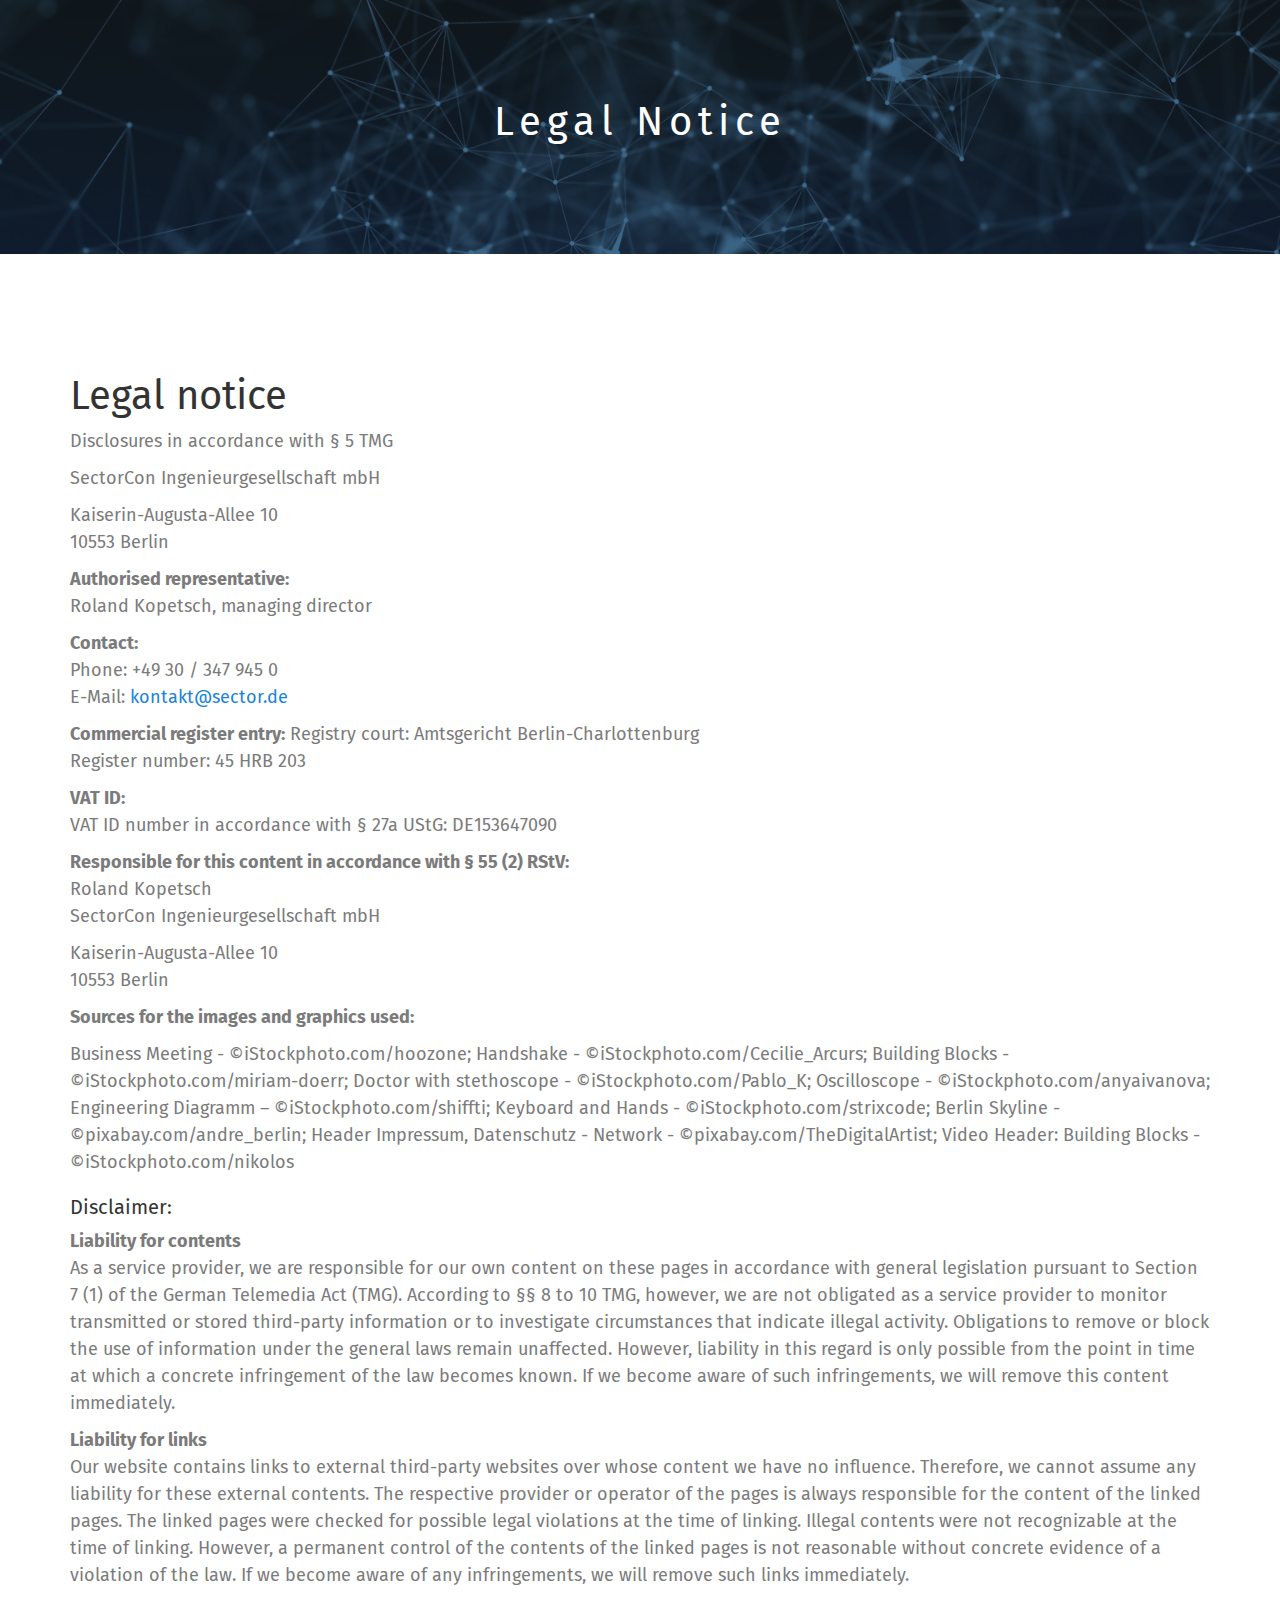
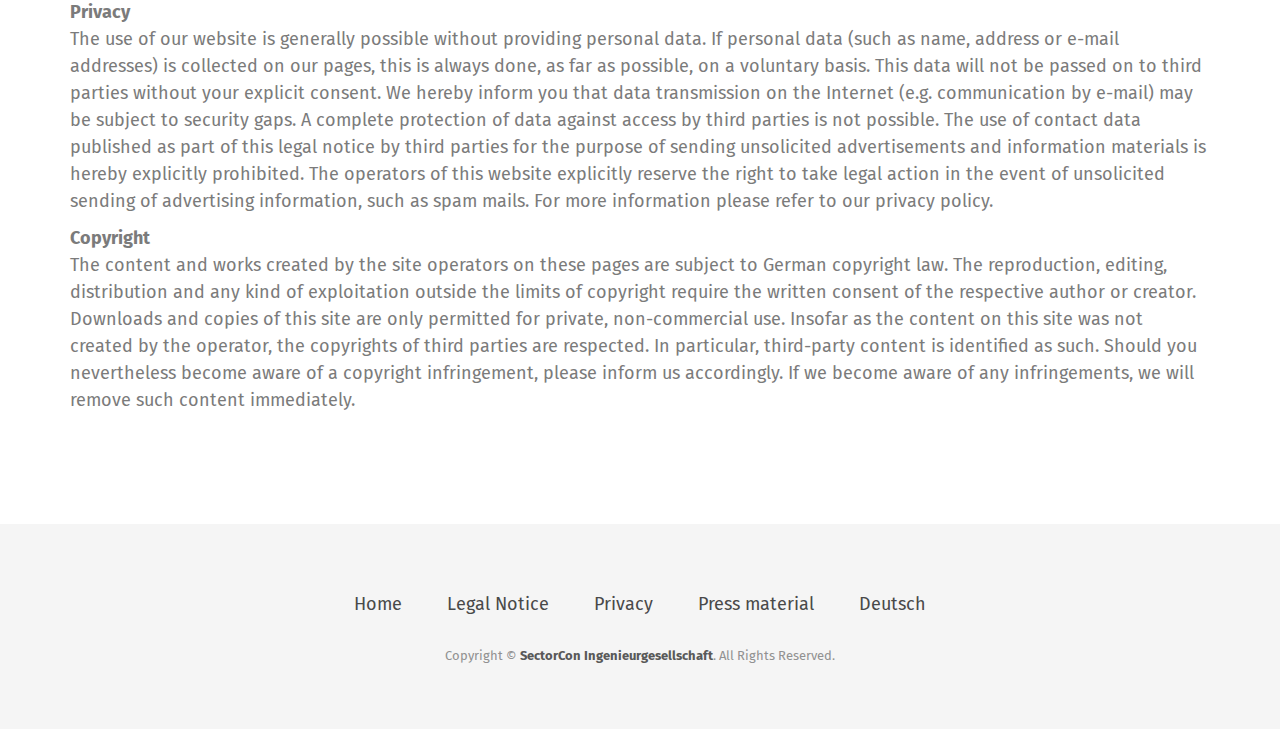
<file: en/legal/index.html>
<!doctype html><html lang=en><head>
<meta charset=utf-8>
<title>Legal notice</title>
<meta name=viewport content="width=device-width,initial-scale=1,maximum-scale=1">
<meta name=description content="Legal notice Disclosures in accordance with § 5 TMG
SectorCon Ingenieurgesellschaft mbH
Kaiserin-Augusta-Allee 10
10553 Berlin
Authorised representative:
Roland Kopetsch, managing director
Contact:
Phone: +49 30 / 347 945 0">
<meta name=author content="SectorCon Ingenieurgesellschaft">
<meta name=generator content="Hugo 0.89.2">
<meta property="og:image" content="https://sector.de/images/iStock-975763752.jpg">
<meta name=twitter:image content="https://sector.de/images/iStock-975763752.jpg">
<meta name=twitter:card content="summary_large_image">
<meta property="og:image:width" content="1024">
<meta property="og:image:height" content="683">
<meta property="og:image:type" content="image/jpeg">
<meta name=twitter:title content="Legal notice">
<meta name=twitter:description content="Legal notice Disclosures in accordance with § 5 TMG
SectorCon Ingenieurgesellschaft mbH
Kaiserin-Augusta-Allee 10
10553 Berlin
Authorised representative:
Roland Kopetsch, managing director
Contact:
Phone: +49 30 / 347 945 0">
<meta property="og:title" content="Legal notice">
<meta property="og:title" content="Legal notice">
<meta property="og:description" content="Legal notice Disclosures in accordance with § 5 TMG
SectorCon Ingenieurgesellschaft mbH
Kaiserin-Augusta-Allee 10
10553 Berlin
Authorised representative:
Roland Kopetsch, managing director
Contact:
Phone: +49 30 / 347 945 0">
<meta property="og:type" content="article">
<meta property="og:url" content="https://sector.de/en/legal/"><meta property="article:section" content>
<link rel=stylesheet href=/plugins/bootstrap/css/bootstrap.min.css media=screen>
<link rel=stylesheet href=/plugins/ionicons/css/ionicons.min.css>
<link rel=stylesheet href=/plugins/magnific-popup/magnific-popup.min.css>
<link rel=stylesheet href=/plugins/slick/slick.css>
<link rel=stylesheet href=/scss/bundled.min.css media=screen>
<link rel="shortcut icon" href=/images/favicon.png type=image/x-icon>
<link rel=icon href=/images/favicon.png type=image/x-icon>
</head>
<body>
<div class=preloader>
</div>
<section class="page-title bg-2" style=background-image:url(/images/banner2.jpg)>
<div class=container>
<div class=row>
<div class=col-md-12>
<div class=block>
<h1>Legal notice</h1>
<p></p>
</div>
</div>
</div>
</div>
</section>
<section class=section>
<div class=container>
<div class=row>
<div class=col-lg-12>
<h1 id=legal-notice>Legal notice</h1>
<p>Disclosures in accordance with § 5 TMG</p>
<p>SectorCon Ingenieurgesellschaft mbH<br></p>
<p>Kaiserin-Augusta-Allee 10<br>
10553 Berlin<br></p>
<p><strong>Authorised representative:</strong><br>
Roland Kopetsch, managing director<br></p>
<p><strong>Contact:</strong><br>
Phone: +49 30 / 347 945 0<br>
E-Mail: <a href=mailto:kontakt@sector.de>kontakt@sector.de</a><br></p>
<p><strong>Commercial register entry:</strong>
Registry court: Amtsgericht Berlin-Charlottenburg<br>
Register number: 45 HRB 203<br></p>
<p><strong>VAT ID:</strong><br>
VAT ID number in accordance with § 27a UStG: DE153647090<br></p>
<p><strong>Responsible for this content in accordance with § 55 (2) RStV:</strong><br>
Roland Kopetsch<br>
SectorCon Ingenieurgesellschaft mbH<br></p>
<p>Kaiserin-Augusta-Allee 10<br>
10553 Berlin<br></p>
<p><strong>Sources for the images and graphics used:</strong><br></p>
<p>Business Meeting - ©iStockphoto.com/hoozone; Handshake - ©iStockphoto.com/Cecilie_Arcurs; Building Blocks - ©iStockphoto.com/miriam-doerr; Doctor with stethoscope - ©iStockphoto.com/Pablo_K; Oscilloscope - ©iStockphoto.com/anyaivanova; Engineering Diagramm – ©iStockphoto.com/shiffti; Keyboard and Hands - ©iStockphoto.com/strixcode; Berlin Skyline - ©pixabay.com/andre_berlin; Header Impressum, Datenschutz - Network - ©pixabay.com/TheDigitalArtist; Video Header: Building Blocks - ©iStockphoto.com/nikolos</p>
<h3 id=disclaimer>Disclaimer:</h3>
<p><strong>Liability for contents</strong><br>
As a service provider, we are responsible for our own content on these pages in accordance with general legislation pursuant to Section 7 (1) of the German Telemedia Act (TMG). According to §§ 8 to 10 TMG, however, we are not obligated as a service provider to monitor transmitted or stored third-party information or to investigate circumstances that indicate illegal activity. Obligations to remove or block the use of information under the general laws remain unaffected. However, liability in this regard is only possible from the point in time at which a concrete infringement of the law becomes known. If we become aware of such infringements, we will remove this content immediately.</p>
<p><strong>Liability for links</strong><br>
Our website contains links to external third-party websites over whose content we have no influence. Therefore, we cannot assume any liability for these external contents. The respective provider or operator of the pages is always responsible for the content of the linked pages. The linked pages were checked for possible legal violations at the time of linking. Illegal contents were not recognizable at the time of linking. However, a permanent control of the contents of the linked pages is not reasonable without concrete evidence of a violation of the law. If we become aware of any infringements, we will remove such links immediately.</p>
<p><strong>Privacy</strong><br>
The use of our website is generally possible without providing personal data. If personal data (such as name, address or e-mail addresses) is collected on our pages, this is always done, as far as possible, on a voluntary basis. This data will not be passed on to third parties without your explicit consent.
We hereby inform you that data transmission on the Internet (e.g. communication by e-mail) may be subject to security gaps. A complete protection of data against access by third parties is not possible.
The use of contact data published as part of this legal notice by third parties for the purpose of sending unsolicited advertisements and information materials is hereby explicitly prohibited. The operators of this website explicitly reserve the right to take legal action in the event of unsolicited sending of advertising information, such as spam mails.
For more information please refer to our privacy policy.</p>
<p><strong>Copyright</strong><br>
The content and works created by the site operators on these pages are subject to German copyright law. The reproduction, editing, distribution and any kind of exploitation outside the limits of copyright require the written consent of the respective author or creator. Downloads and copies of this site are only permitted for private, non-commercial use. Insofar as the content on this site was not created by the operator, the copyrights of third parties are respected. In particular, third-party content is identified as such. Should you nevertheless become aware of a copyright infringement, please inform us accordingly. If we become aware of any infringements, we will remove such content immediately.</p>
</div>
</div>
</div>
</section>
<footer class=footer>
<div class=container>
<div class=row>
<div class=col-md-12>
<div class=footer-menu>
<ul>
<li><a href=/en>Home</a></li>
<li><a href=/en/legal>Legal Notice</a></li>
<li><a href=/en/privacy>Privacy</a></li>
<li><a href=/en/press>Press material</a></li>
<li><a href=https://sector.de/legal/>Deutsch</a></li>
</ul>
</div>
<p class=copyright>Copyright © <a href=https://sector.de>SectorCon Ingenieurgesellschaft</a>. All Rights Reserved.</p>
</div>
</div>
</div>
</footer>
<script src=/plugins/jquery/jquery.min.js></script>
<script src=/plugins/bootstrap/js/bootstrap.min.js></script>
<script src=/plugins/slick/slick.min.js></script>
<script src=/plugins/magnific-popup/magnific-popup.min.js></script>
<script src=/plugins/shuffle/shuffle.min.js></script>
<script src=/plugins/google-map/gmap.js defer></script>
<script src=/js/bundled.min.js></script>
</body>
</html>
</file>
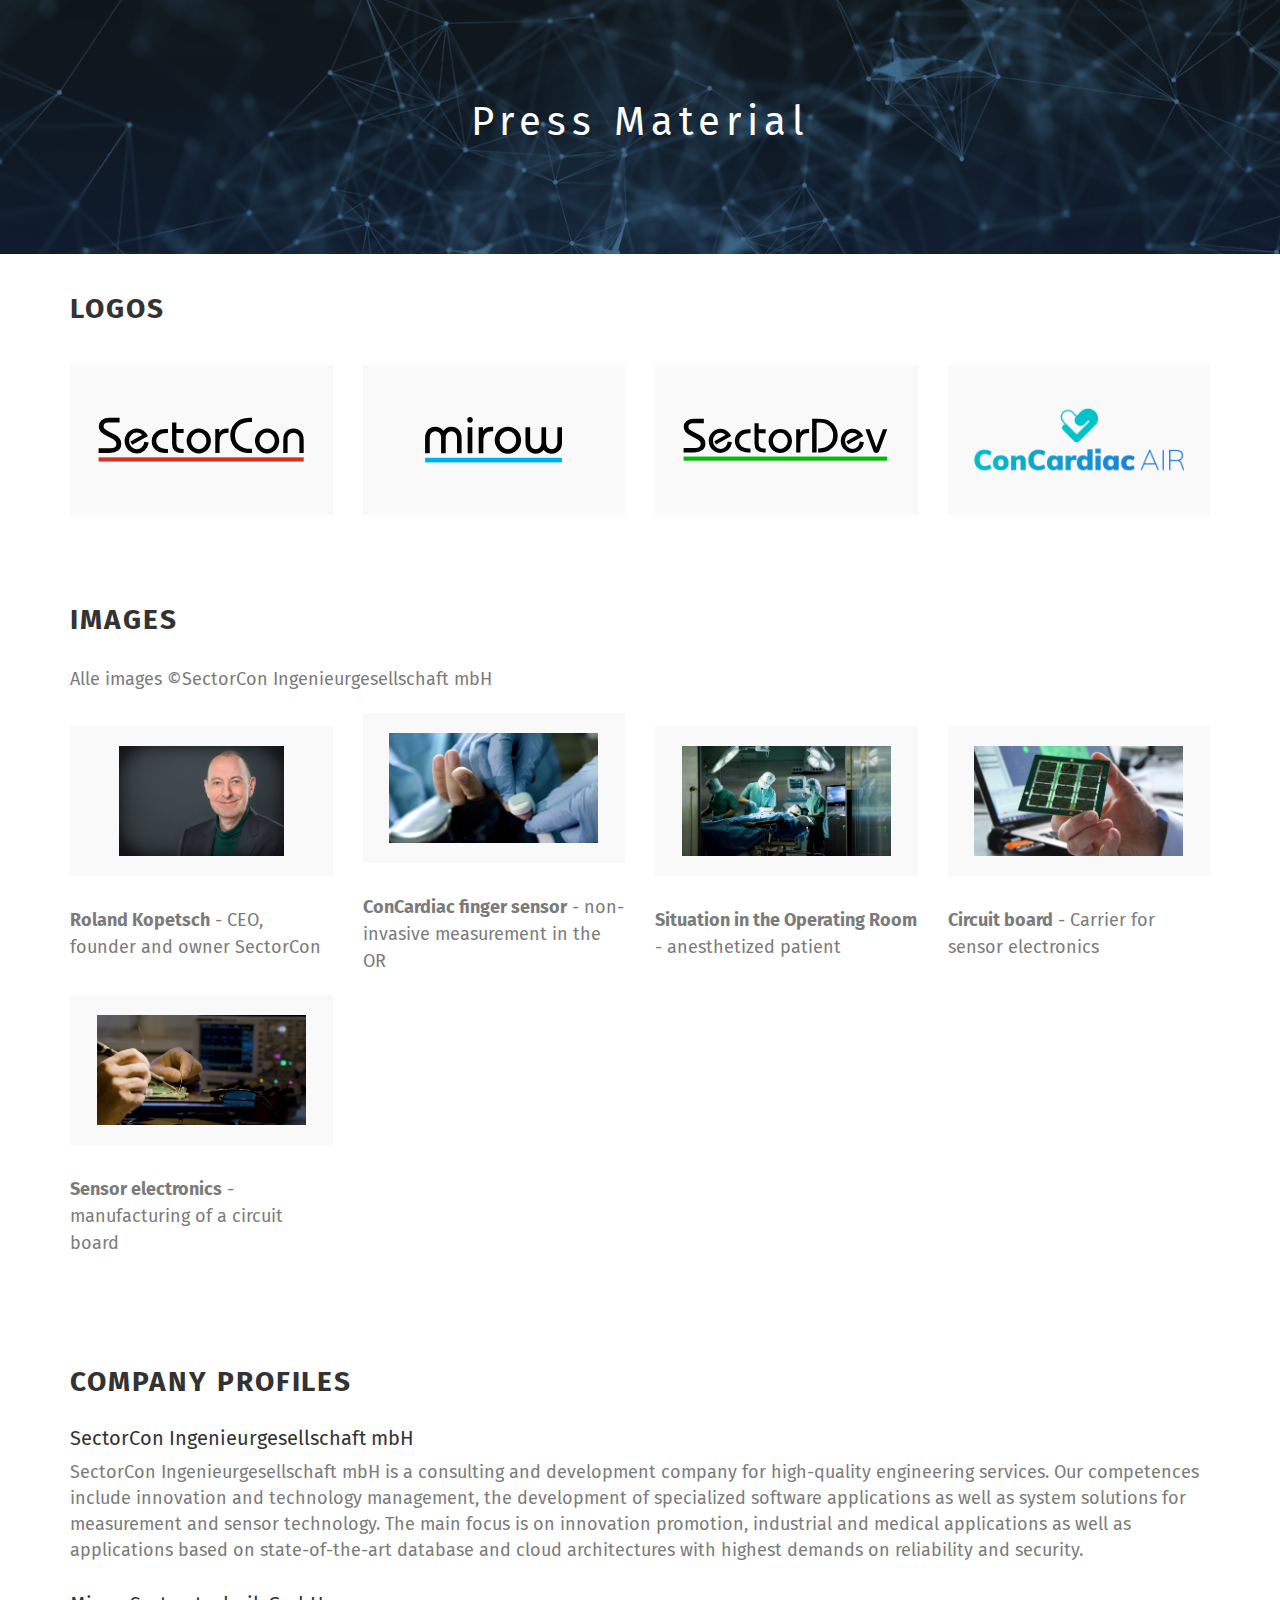
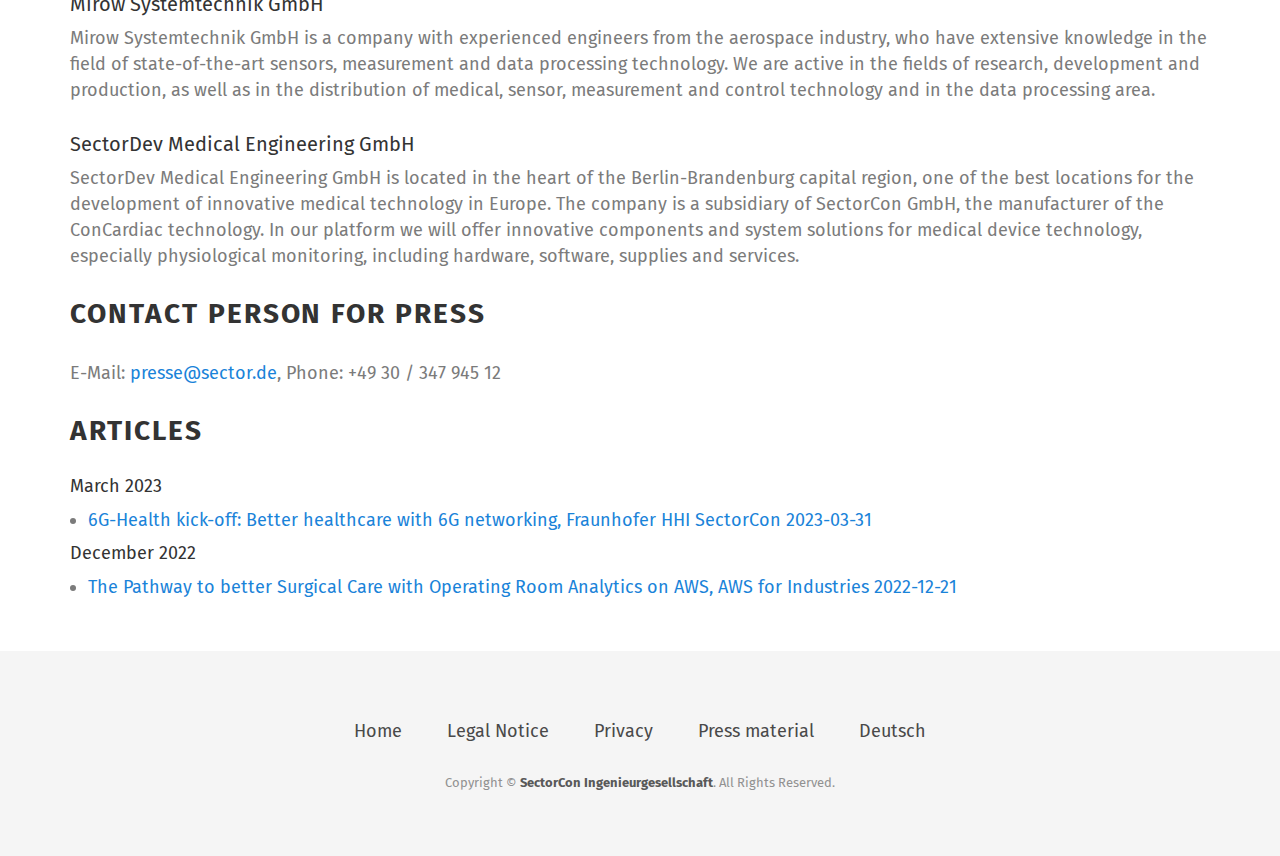
<file: en/press/index.html>
<!doctype html><html lang=en><head>
<meta charset=utf-8>
<title>Press material</title>
<meta name=viewport content="width=device-width,initial-scale=1,maximum-scale=1">
<meta name=description content="Company profiles SectorCon Ingenieurgesellschaft mbH SectorCon Ingenieurgesellschaft mbH is a consulting and development company for high-quality engineering services. Our competences include innovation and technology management, the development of specialized software applications as well as system solutions for measurement and sensor technology.">
<meta name=author content="SectorCon Ingenieurgesellschaft">
<meta name=generator content="Hugo 0.89.2">
<meta property="og:image" content="https://sector.de/images/iStock-975763752.jpg">
<meta name=twitter:image content="https://sector.de/images/iStock-975763752.jpg">
<meta name=twitter:card content="summary_large_image">
<meta property="og:image:width" content="1024">
<meta property="og:image:height" content="683">
<meta property="og:image:type" content="image/jpeg">
<meta name=twitter:title content="Press material">
<meta name=twitter:description content="Company profiles SectorCon Ingenieurgesellschaft mbH SectorCon Ingenieurgesellschaft mbH is a consulting and development company for high-quality engineering services. Our competences include innovation and technology management, the development of specialized software applications as well as system solutions for measurement and sensor technology.">
<meta property="og:title" content="Press material">
<meta property="og:title" content="Press material">
<meta property="og:description" content="Company profiles SectorCon Ingenieurgesellschaft mbH SectorCon Ingenieurgesellschaft mbH is a consulting and development company for high-quality engineering services. Our competences include innovation and technology management, the development of specialized software applications as well as system solutions for measurement and sensor technology.">
<meta property="og:type" content="article">
<meta property="og:url" content="https://sector.de/en/press/"><meta property="article:section" content>
<link rel=stylesheet href=/plugins/bootstrap/css/bootstrap.min.css media=screen>
<link rel=stylesheet href=/plugins/ionicons/css/ionicons.min.css>
<link rel=stylesheet href=/plugins/magnific-popup/magnific-popup.min.css>
<link rel=stylesheet href=/plugins/slick/slick.css>
<link rel=stylesheet href=/scss/bundled.min.css media=screen>
<link rel="shortcut icon" href=/images/favicon.png type=image/x-icon>
<link rel=icon href=/images/favicon.png type=image/x-icon>
</head>
<body>
<div class=preloader>
</div>
<section class="page-title bg-2" style=background-image:url(/images/banner2.jpg)>
<div class=container>
<div class=row>
<div class=col-md-12>
<div class=block>
<h1>Press material</h1>
<p></p>
</div>
</div>
</div>
</div>
</section>
<section class=partnerfooter-container style="background-image:url('/')">
<div class=container>
<div class="row vcenter">
<div class="col-md-12 col-sm-12">
<div class=block>
<h2>Logos</h2>
</div>
</div>
</div>
<div class="row vcenter">
<div class="col-sm-3 col-md-3">
<div class="partnerpage-item bg-gray vcenter">
<a href=../images/logos/sectorcon.svg target=_blank>
<img src=/images/logos/sectorcon.svg class="img-responsive img-partnerfooter" alt>
</a>
</div>
</div>
<div class="col-sm-3 col-md-3">
<div class="partnerpage-item bg-gray vcenter">
<a href=../images/logos/mirow.svg target=_blank>
<img src=/images/logos/mirow.svg class="img-responsive img-partnerfooter" alt>
</a>
</div>
</div>
<div class="col-sm-3 col-md-3">
<div class="partnerpage-item bg-gray vcenter">
<a href=../images/logos/sectordev.svg target=_blank>
<img src=/images/logos/sectordev.svg class="img-responsive img-partnerfooter" alt>
</a>
</div>
</div>
<div class="col-sm-3 col-md-3">
<div class="partnerpage-item bg-gray vcenter">
<a href=../images/logos/concardiac-air-logo-header.png target=_blank>
<img src=/images/logos/concardiac-air-logo-header.png class="img-responsive img-partnerfooter" alt>
</a>
</div>
</div>
</div><div class="row vcenter">
</div>
</div>
</section>
<section class=partnerfooter-container style="background-image:url('/')">
<div class=container>
<div class="row vcenter">
<div class="col-md-12 col-sm-12">
<div class=block>
<h2>Images</h2>
<p>Alle images ©SectorCon Ingenieurgesellschaft mbH</p>
</div>
</div>
</div>
<div class="row vcenter force-left">
<div class="col-sm-3 col-md-3">
<div class="partnerpage-item bg-gray vcenter">
<a href=../images/press/Roland_Kopetsch.jpg target=_blank>
<img src=/images/press/Roland_Kopetsch-small.jpg class=img-partnerfooter alt>
</a>
</div>
</br>
<p><strong>Roland Kopetsch</strong> - CEO, founder and owner SectorCon</p>
</div>
<div class="col-sm-3 col-md-3">
<div class="partnerpage-item bg-gray vcenter">
<a href=../images/press/ConCardiac_Fingersensor.jpg target=_blank>
<img src=/images/press/ConCardiac_Fingersensor-small.jpg class=img-partnerfooter alt>
</a>
</div>
</br>
<p><strong>ConCardiac finger sensor</strong> - non-invasive measurement in the OR</p>
</div>
<div class="col-sm-3 col-md-3">
<div class="partnerpage-item bg-gray vcenter">
<a href=../images/press/OP_Situation.jpg target=_blank>
<img src=/images/press/OP_Situation-small.jpg class=img-partnerfooter alt>
</a>
</div>
</br>
<p><strong>Situation in the Operating Room</strong> - anesthetized patient</p>
</div>
<div class="col-sm-3 col-md-3">
<div class="partnerpage-item bg-gray vcenter">
<a href=../images/press/Leiterplatte%20Sensorelektonik.jpg target=_blank>
<img src=/images/press/Leiterplatte%20Sensorelektonik-small.jpg class=img-partnerfooter alt>
</a>
</div>
</br>
<p><strong>Circuit board</strong> - Carrier for sensor electronics</p>
</div>
</div><div class="row vcenter force-left">
<div class="col-sm-3 col-md-3">
<div class="partnerpage-item bg-gray vcenter">
<a href=../images/press/Herstellung_Elektronik.jpg target=_blank>
<img src=/images/press/Herstellung_Elektronik-small.jpg class=img-partnerfooter alt>
</a>
</div>
</br>
<p><strong>Sensor electronics</strong> - manufacturing of a circuit board</p>
</div>
</div>
</div>
</section>
<section class=partnerfooter-container>
<div class=container>
<div class=row>
<div class=col-md-12>
<div class="post post-single">
<div class="post-content post-excerpt">
<h2 id=company-profiles>Company profiles</h2>
<h3 id=sectorcon-ingenieurgesellschaft-mbh>SectorCon Ingenieurgesellschaft mbH</h3>
<p>SectorCon Ingenieurgesellschaft mbH is a consulting and development company for high-quality engineering services. Our competences include innovation and technology management, the development of specialized software applications as well as system solutions for measurement and sensor technology.
The main focus is on innovation promotion, industrial and medical applications as well as applications based on state-of-the-art database and cloud architectures with highest demands on reliability and security.</p>
<h3 id=mirow-systemtechnik-gmbh>Mirow Systemtechnik GmbH</h3>
<p>Mirow Systemtechnik GmbH is a company with experienced engineers from the aerospace industry, who have extensive knowledge in the field of state-of-the-art sensors, measurement and data processing technology. We are active in the fields of research, development and production, as well as in the distribution of medical, sensor, measurement and control technology and in the data processing area.</p>
<h3 id=sectordev-medical-engineering-gmbh>SectorDev Medical Engineering GmbH</h3>
<p>SectorDev Medical Engineering GmbH is located in the heart of the Berlin-Brandenburg capital region, one of the best locations for the development of innovative medical technology in Europe. The company is a subsidiary of SectorCon GmbH, the manufacturer of the ConCardiac technology. In our platform we will offer innovative components and system solutions for medical device technology, especially physiological monitoring, including hardware, software, supplies and services.</p>
<h2 id=contact-person-for-press>contact person for press</h2>
<p>E-Mail: <a href=mailto:presse@sector.de>presse@sector.de</a>, Phone: +49 30 / 347 945 12</p>
</div>
</div>
</div>
</div>
<div class=row id=articles>
<div class=col-md-12>
<div class="post post-single">
<h2>Articles</h2>
<h4>March 2023</h4>
<ul>
<li>
<a href=https://www.hhi.fraunhofer.de/en/news/nachrichten/2023/6g-health-kick-off-better-healthcare-with-6g-networking.html target=_blank>6G-Health kick-off: Better healthcare with 6G networking, Fraunhofer HHI SectorCon 2023-03-31</a>
</li>
</ul>
<h4>December 2022</h4>
<ul>
<li>
<a href=https://aws.amazon.com/de/blogs/industries/the-pathway-to-better-surgical-care-with-operating-room-analytics-on-aws/ target=_blank>The Pathway to better Surgical Care with Operating Room Analytics on AWS, AWS for Industries 2022-12-21</a>
</li>
</ul>
</div>
</div>
</div>
</div>
</section>
<footer class=footer>
<div class=container>
<div class=row>
<div class=col-md-12>
<div class=footer-menu>
<ul>
<li><a href=/en>Home</a></li>
<li><a href=/en/legal>Legal Notice</a></li>
<li><a href=/en/privacy>Privacy</a></li>
<li><a href=/en/press>Press material</a></li>
<li><a href=https://sector.de/press/>Deutsch</a></li>
</ul>
</div>
<p class=copyright>Copyright © <a href=https://sector.de>SectorCon Ingenieurgesellschaft</a>. All Rights Reserved.</p>
</div>
</div>
</div>
</footer>
<script src=/plugins/jquery/jquery.min.js></script>
<script src=/plugins/bootstrap/js/bootstrap.min.js></script>
<script src=/plugins/slick/slick.min.js></script>
<script src=/plugins/magnific-popup/magnific-popup.min.js></script>
<script src=/plugins/shuffle/shuffle.min.js></script>
<script src=/plugins/google-map/gmap.js defer></script>
<script src=/js/bundled.min.js></script>
</body>
</html>
</file>
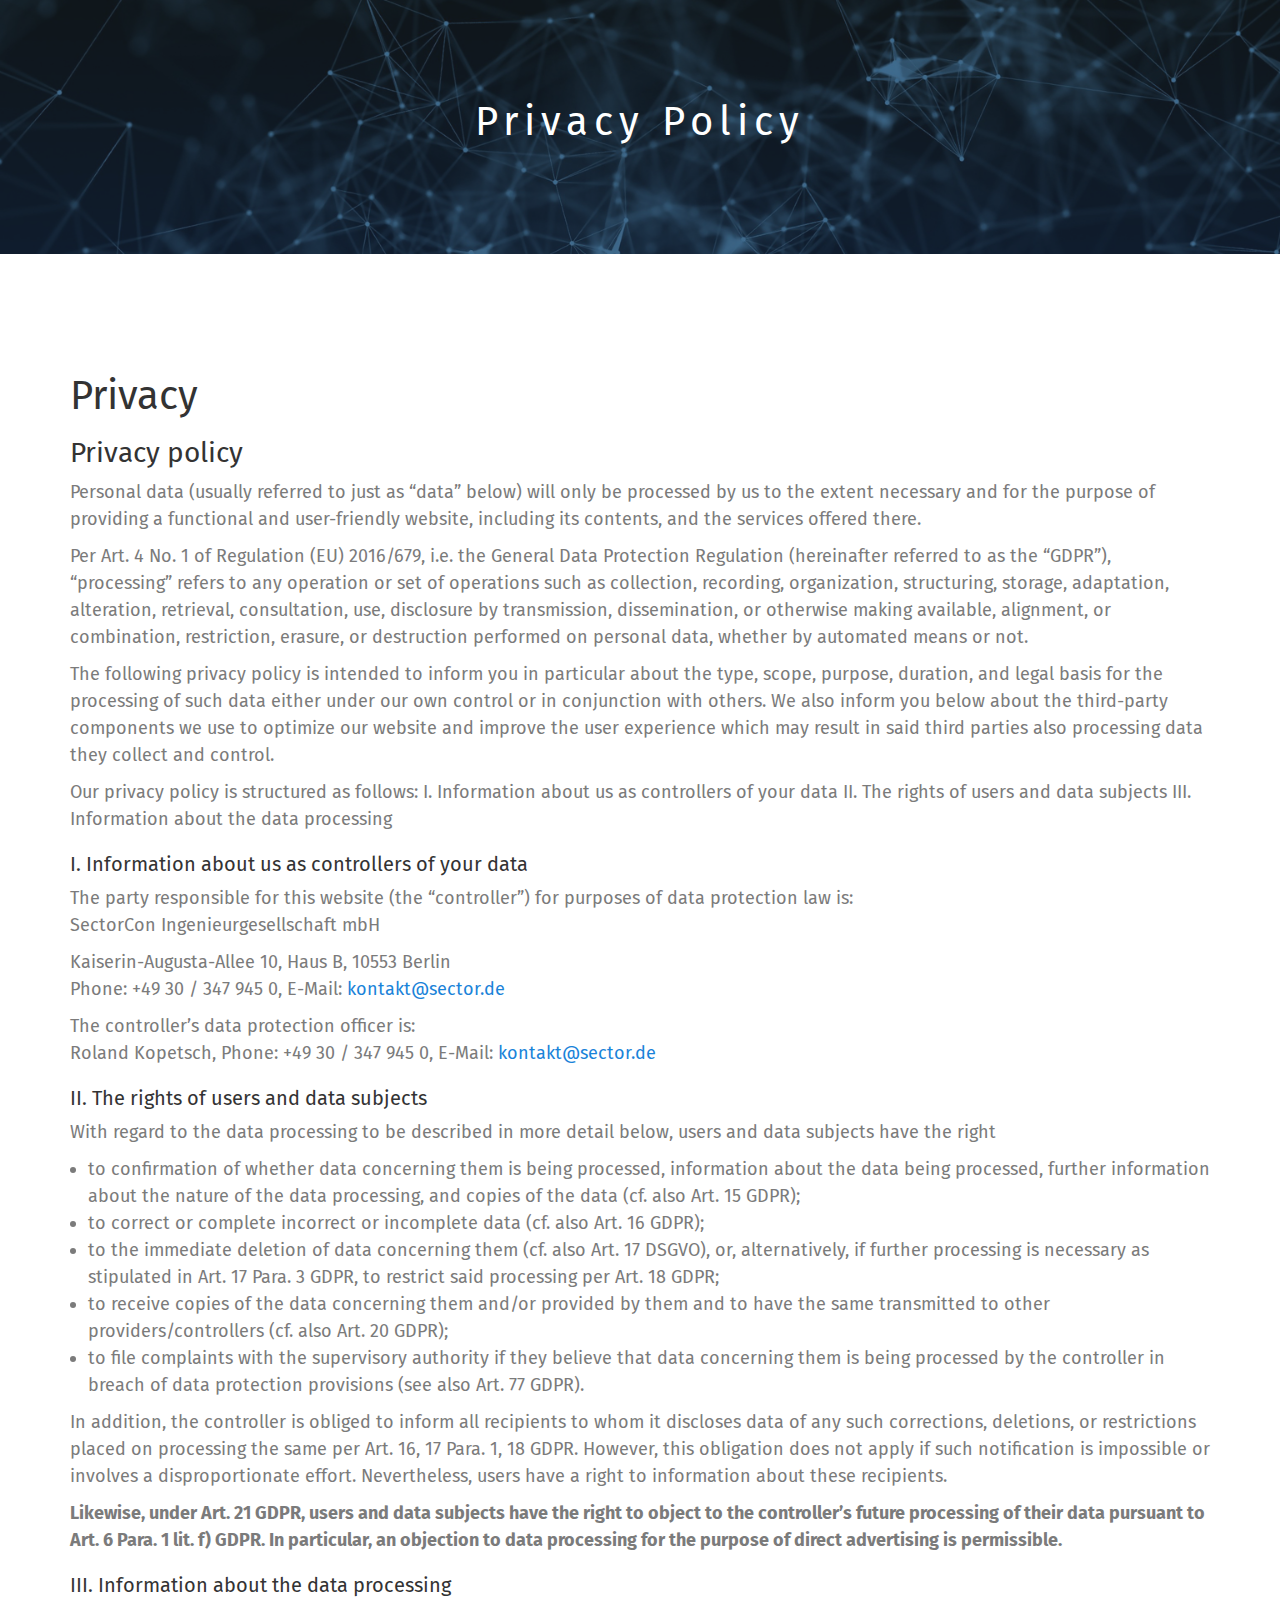
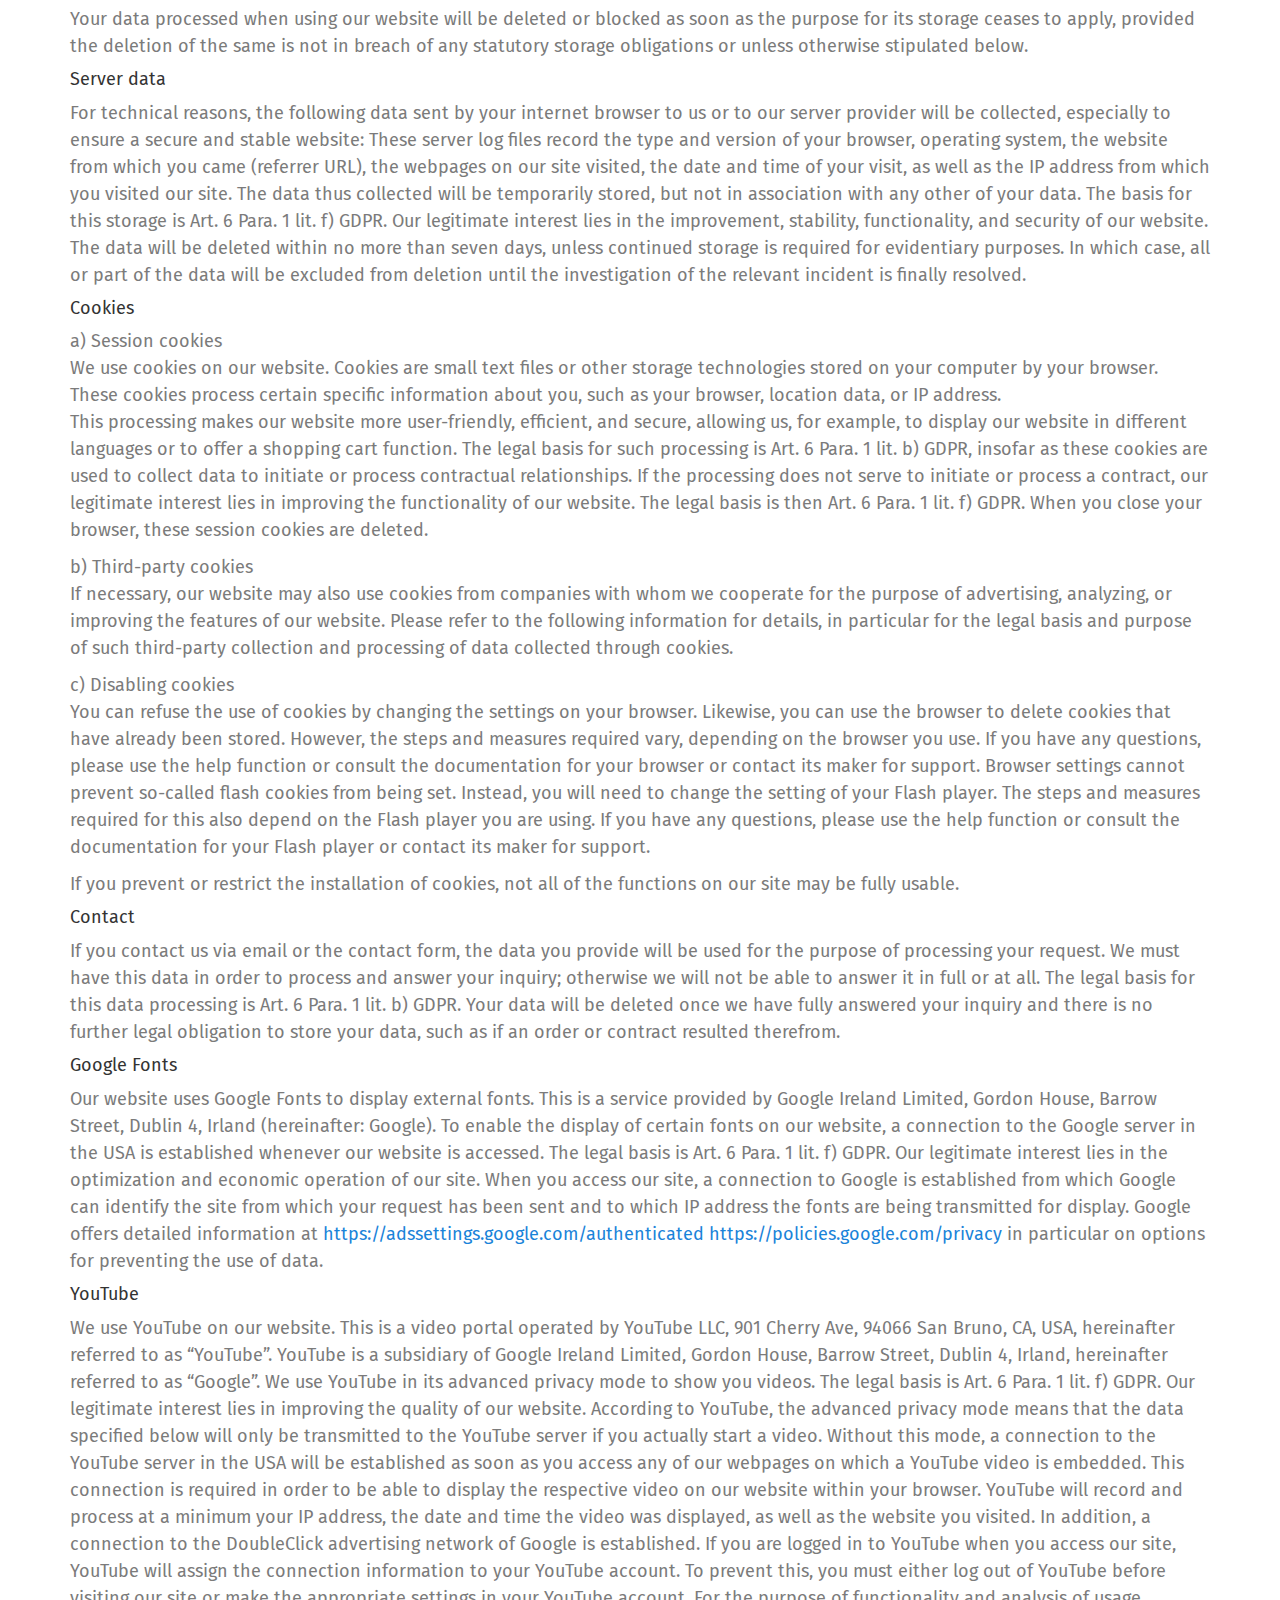
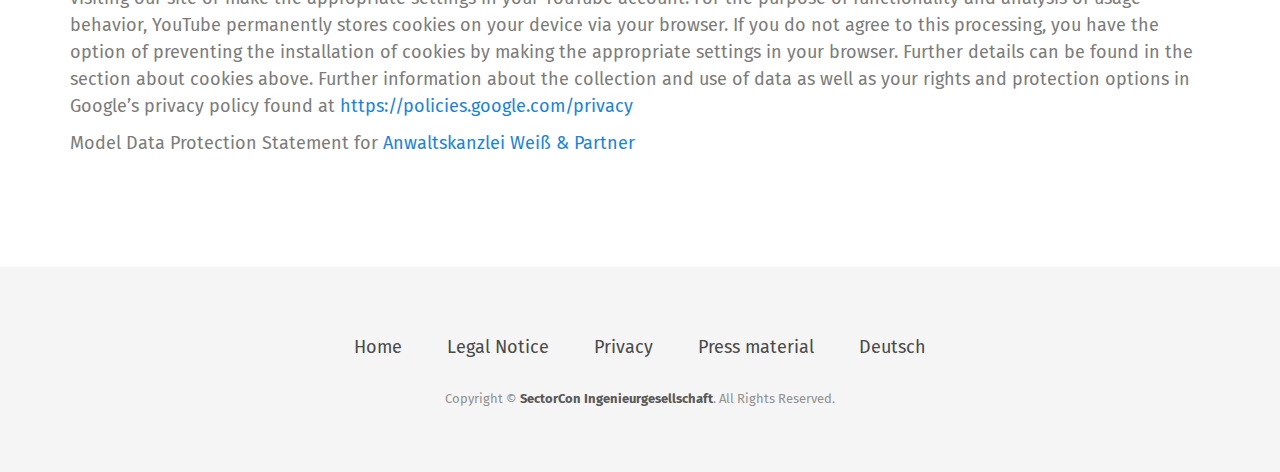
<file: en/privacy/index.html>
<!doctype html><html lang=en><head>
<meta charset=utf-8>
<title>Privacy Policy</title>
<meta name=viewport content="width=device-width,initial-scale=1,maximum-scale=1">
<meta name=description content="Privacy Privacy policy Personal data (usually referred to just as &ldquo;data&rdquo; below) will only be processed by us to the extent necessary and for the purpose of providing a functional and user-friendly website, including its contents, and the services offered there.">
<meta name=author content="SectorCon Ingenieurgesellschaft">
<meta name=generator content="Hugo 0.89.2">
<meta property="og:image" content="https://sector.de/images/iStock-975763752.jpg">
<meta name=twitter:image content="https://sector.de/images/iStock-975763752.jpg">
<meta name=twitter:card content="summary_large_image">
<meta property="og:image:width" content="1024">
<meta property="og:image:height" content="683">
<meta property="og:image:type" content="image/jpeg">
<meta name=twitter:title content="Privacy Policy">
<meta name=twitter:description content="Privacy Privacy policy Personal data (usually referred to just as &ldquo;data&rdquo; below) will only be processed by us to the extent necessary and for the purpose of providing a functional and user-friendly website, including its contents, and the services offered there.">
<meta property="og:title" content="Privacy Policy">
<meta property="og:title" content="Privacy Policy">
<meta property="og:description" content="Privacy Privacy policy Personal data (usually referred to just as &ldquo;data&rdquo; below) will only be processed by us to the extent necessary and for the purpose of providing a functional and user-friendly website, including its contents, and the services offered there.">
<meta property="og:type" content="article">
<meta property="og:url" content="https://sector.de/en/privacy/"><meta property="article:section" content>
<link rel=stylesheet href=/plugins/bootstrap/css/bootstrap.min.css media=screen>
<link rel=stylesheet href=/plugins/ionicons/css/ionicons.min.css>
<link rel=stylesheet href=/plugins/magnific-popup/magnific-popup.min.css>
<link rel=stylesheet href=/plugins/slick/slick.css>
<link rel=stylesheet href=/scss/bundled.min.css media=screen>
<link rel="shortcut icon" href=/images/favicon.png type=image/x-icon>
<link rel=icon href=/images/favicon.png type=image/x-icon>
</head>
<body>
<div class=preloader>
</div>
<section class="page-title bg-2" style=background-image:url(/images/banner2.jpg)>
<div class=container>
<div class=row>
<div class=col-md-12>
<div class=block>
<h1>Privacy Policy</h1>
<p></p>
</div>
</div>
</div>
</div>
</section>
<section class=section>
<div class=container>
<div class=row>
<div class=col-lg-12>
<h1 id=privacy>Privacy</h1>
<h2 id=privacy-policy>Privacy policy</h2>
<p>Personal data (usually referred to just as &ldquo;data&rdquo; below) will only be processed by us to the extent necessary and for the purpose of providing a functional and user-friendly website, including its contents, and the services offered there.</p>
<p>Per Art. 4 No. 1 of Regulation (EU) 2016/679, i.e. the General Data Protection Regulation (hereinafter referred to as the &ldquo;GDPR&rdquo;), &ldquo;processing&rdquo; refers to any operation or set of operations such as collection, recording, organization, structuring, storage, adaptation, alteration, retrieval, consultation, use, disclosure by transmission, dissemination, or otherwise making available, alignment, or combination, restriction, erasure, or destruction performed on personal data, whether by automated means or not.</p>
<p>The following privacy policy is intended to inform you in particular about the type, scope, purpose, duration, and legal basis for the processing of such data either under our own control or in conjunction with others. We also inform you below about the third-party components we use to optimize our website and improve the user experience which may result in said third parties also processing data they collect and control.</p>
<p>Our privacy policy is structured as follows:
I. Information about us as controllers of your data
II. The rights of users and data subjects
III. Information about the data processing</p>
<h3 id=i-information-about-us-as-controllers-of-your-data>I. Information about us as controllers of your data</h3>
<p>The party responsible for this website (the &ldquo;controller&rdquo;) for purposes of data protection law is:<br>
SectorCon Ingenieurgesellschaft mbH<br></p>
<p>Kaiserin-Augusta-Allee 10, Haus B, 10553 Berlin<br>
Phone: +49 30 / 347 945 0, E-Mail: <a href=mailto:kontakt@sector.de>kontakt@sector.de</a><br></p>
<p>The controller&rsquo;s data protection officer is:<br>
Roland Kopetsch, Phone: +49 30 / 347 945 0, E-Mail: <a href=mailto:kontakt@sector.de>kontakt@sector.de</a><br></p>
<h3 id=ii-the-rights-of-users-and-data-subjects>II. The rights of users and data subjects</h3>
<p>With regard to the data processing to be described in more detail below, users and data subjects have the right</p>
<ul>
<li>to confirmation of whether data concerning them is being processed, information about the data being processed, further information about the nature of the data processing, and copies of the data (cf. also Art. 15 GDPR);</li>
<li>to correct or complete incorrect or incomplete data (cf. also Art. 16 GDPR);</li>
<li>to the immediate deletion of data concerning them (cf. also Art. 17 DSGVO), or, alternatively, if further processing is necessary as stipulated in Art. 17 Para. 3 GDPR, to restrict said processing per Art. 18 GDPR;</li>
<li>to receive copies of the data concerning them and/or provided by them and to have the same transmitted to other providers/controllers (cf. also Art. 20 GDPR);</li>
<li>to file complaints with the supervisory authority if they believe that data concerning them is being processed by the controller in breach of data protection provisions (see also Art. 77 GDPR).</li>
</ul>
<p>In addition, the controller is obliged to inform all recipients to whom it discloses data of any such corrections, deletions, or restrictions placed on processing the same per Art. 16, 17 Para. 1, 18 GDPR. However, this obligation does not apply if such notification is impossible or involves a disproportionate effort. Nevertheless, users have a right to information about these recipients.</p>
<p><strong>Likewise, under Art. 21 GDPR, users and data subjects have the right to object to the controller&rsquo;s future processing of their data pursuant to Art. 6 Para. 1 lit. f) GDPR. In particular, an objection to data processing for the purpose of direct advertising is permissible.</strong></p>
<h3 id=iii-information-about-the-data-processing>III. Information about the data processing</h3>
<p>Your data processed when using our website will be deleted or blocked as soon as the purpose for its storage ceases to apply, provided the deletion of the same is not in breach of any statutory storage obligations or unless otherwise stipulated below.</p>
<h4 id=server-data>Server data</h4>
<p>For technical reasons, the following data sent by your internet browser to us or to our server provider will be collected, especially to ensure a secure and stable website: These server log files record the type and version of your browser, operating system, the website from which you came (referrer URL), the webpages on our site visited, the date and time of your visit, as well as the IP address from which you visited our site.
The data thus collected will be temporarily stored, but not in association with any other of your data.
The basis for this storage is Art. 6 Para. 1 lit. f) GDPR. Our legitimate interest lies in the improvement, stability, functionality, and security of our website.
The data will be deleted within no more than seven days, unless continued storage is required for evidentiary purposes. In which case, all or part of the data will be excluded from deletion until the investigation of the relevant incident is finally resolved.</p>
<h4 id=cookies>Cookies</h4>
<p>a) Session cookies<br>
We use cookies on our website. Cookies are small text files or other storage technologies stored on your computer by your browser. These cookies process certain specific information about you, such as your browser, location data, or IP address.<br>
This processing makes our website more user-friendly, efficient, and secure, allowing us, for example, to display our website in different languages or to offer a shopping cart function.
The legal basis for such processing is Art. 6 Para. 1 lit. b) GDPR, insofar as these cookies are used to collect data to initiate or process contractual relationships.
If the processing does not serve to initiate or process a contract, our legitimate interest lies in improving the functionality of our website. The legal basis is then Art. 6 Para. 1 lit. f) GDPR.
When you close your browser, these session cookies are deleted.</p>
<p>b) Third-party cookies<br>
If necessary, our website may also use cookies from companies with whom we cooperate for the purpose of advertising, analyzing, or improving the features of our website.
Please refer to the following information for details, in particular for the legal basis and purpose of such third-party collection and processing of data collected through cookies.</p>
<p>c) Disabling cookies<br>
You can refuse the use of cookies by changing the settings on your browser. Likewise, you can use the browser to delete cookies that have already been stored. However, the steps and measures required vary, depending on the browser you use. If you have any questions, please use the help function or consult the documentation for your browser or contact its maker for support. Browser settings cannot prevent so-called flash cookies from being set. Instead, you will need to change the setting of your Flash player. The steps and measures required for this also depend on the Flash player you are using. If you have any questions, please use the help function or consult the documentation for your Flash player or contact its maker for support.</p>
<p>If you prevent or restrict the installation of cookies, not all of the functions on our site may be fully usable.</p>
<h4 id=contact>Contact</h4>
<p>If you contact us via email or the contact form, the data you provide will be used for the purpose of processing your request. We must have this data in order to process and answer your inquiry; otherwise we will not be able to answer it in full or at all.
The legal basis for this data processing is Art. 6 Para. 1 lit. b) GDPR.
Your data will be deleted once we have fully answered your inquiry and there is no further legal obligation to store your data, such as if an order or contract resulted therefrom.</p>
<h4 id=google-fonts>Google Fonts</h4>
<p>Our website uses Google Fonts to display external fonts. This is a service provided by Google Ireland Limited, Gordon House, Barrow Street, Dublin 4, Irland (hereinafter: Google).
To enable the display of certain fonts on our website, a connection to the Google server in the USA is established whenever our website is accessed.
The legal basis is Art. 6 Para. 1 lit. f) GDPR. Our legitimate interest lies in the optimization and economic operation of our site.
When you access our site, a connection to Google is established from which Google can identify the site from which your request has been sent and to which IP address the fonts are being transmitted for display.
Google offers detailed information at
<a href=https://adssettings.google.com/authenticated>https://adssettings.google.com/authenticated</a>
<a href=https://policies.google.com/privacy>https://policies.google.com/privacy</a>
in particular on options for preventing the use of data.</p>
<h4 id=youtube>YouTube</h4>
<p>We use YouTube on our website. This is a video portal operated by YouTube LLC, 901 Cherry Ave, 94066 San Bruno, CA, USA, hereinafter referred to as &ldquo;YouTube&rdquo;.
YouTube is a subsidiary of Google Ireland Limited, Gordon House, Barrow Street, Dublin 4, Irland, hereinafter referred to as &ldquo;Google&rdquo;.
We use YouTube in its advanced privacy mode to show you videos. The legal basis is Art. 6 Para. 1 lit. f) GDPR. Our legitimate interest lies in improving the quality of our website. According to YouTube, the advanced privacy mode means that the data specified below will only be transmitted to the YouTube server if you actually start a video.
Without this mode, a connection to the YouTube server in the USA will be established as soon as you access any of our webpages on which a YouTube video is embedded.
This connection is required in order to be able to display the respective video on our website within your browser. YouTube will record and process at a minimum your IP address, the date and time the video was displayed, as well as the website you visited. In addition, a connection to the DoubleClick advertising network of Google is established.
If you are logged in to YouTube when you access our site, YouTube will assign the connection information to your YouTube account. To prevent this, you must either log out of YouTube before visiting our site or make the appropriate settings in your YouTube account.
For the purpose of functionality and analysis of usage behavior, YouTube permanently stores cookies on your device via your browser. If you do not agree to this processing, you have the option of preventing the installation of cookies by making the appropriate settings in your browser. Further details can be found in the section about cookies above.
Further information about the collection and use of data as well as your rights and protection options in Google&rsquo;s privacy policy found at
<a href=https://policies.google.com/privacy>https://policies.google.com/privacy</a></p>
<p>Model Data Protection Statement for <a href=https://www.ratgeberrecht.eu/>Anwaltskanzlei Weiß & Partner</a></p>
</div>
</div>
</div>
</section>
<footer class=footer>
<div class=container>
<div class=row>
<div class=col-md-12>
<div class=footer-menu>
<ul>
<li><a href=/en>Home</a></li>
<li><a href=/en/legal>Legal Notice</a></li>
<li><a href=/en/privacy>Privacy</a></li>
<li><a href=/en/press>Press material</a></li>
<li><a href=https://sector.de/privacy/>Deutsch</a></li>
</ul>
</div>
<p class=copyright>Copyright © <a href=https://sector.de>SectorCon Ingenieurgesellschaft</a>. All Rights Reserved.</p>
</div>
</div>
</div>
</footer>
<script src=/plugins/jquery/jquery.min.js></script>
<script src=/plugins/bootstrap/js/bootstrap.min.js></script>
<script src=/plugins/slick/slick.min.js></script>
<script src=/plugins/magnific-popup/magnific-popup.min.js></script>
<script src=/plugins/shuffle/shuffle.min.js></script>
<script src=/plugins/google-map/gmap.js defer></script>
<script src=/js/bundled.min.js></script>
</body>
</html>
</file>
